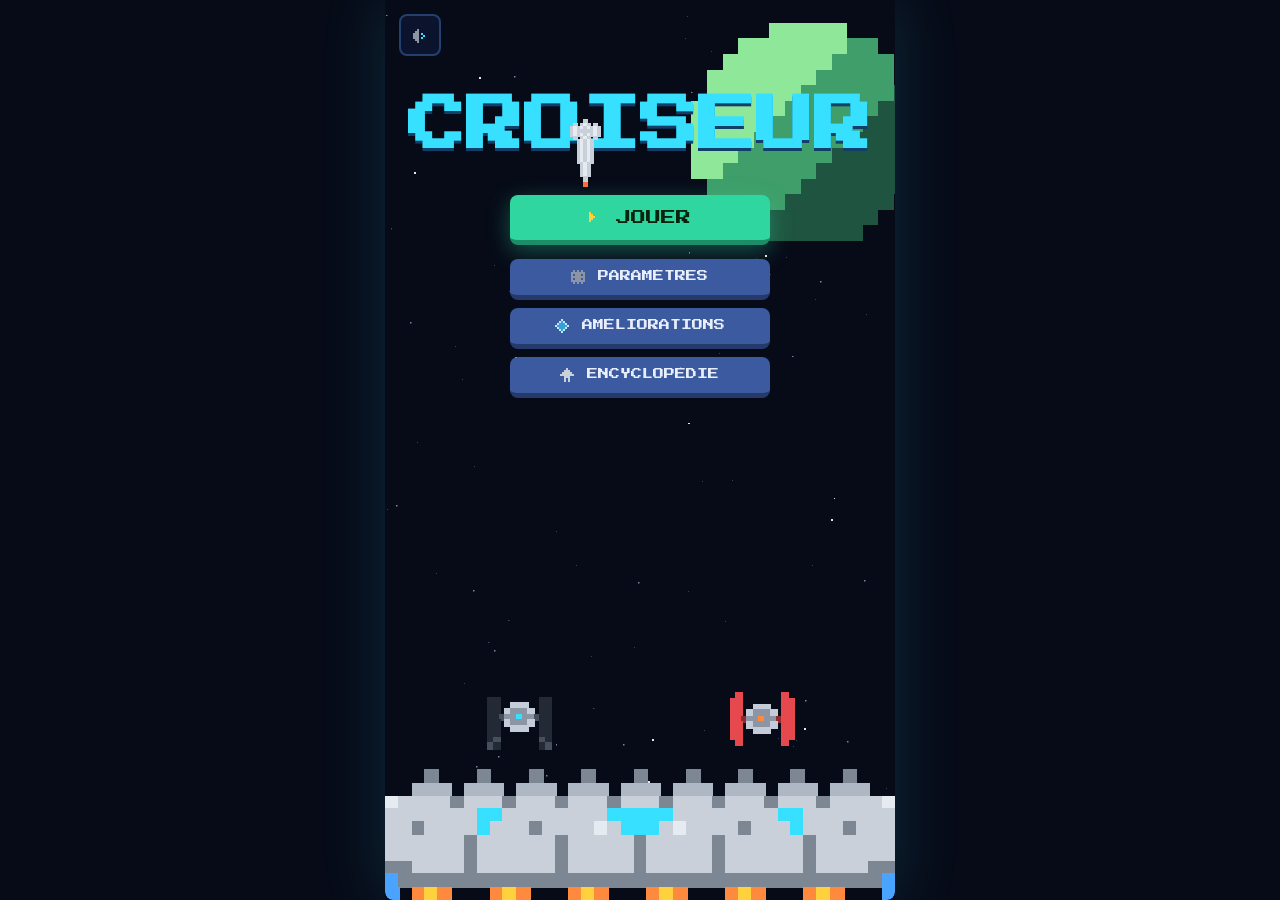
<file: index.html>
<!DOCTYPE html>
<html lang="fr">
<head>
<meta charset="UTF-8">
<meta name="viewport" content="width=device-width, initial-scale=1.0, maximum-scale=1.0, user-scalable=no">
<title>Croiseur — Bataille Spatiale</title>
<!-- Police pixel-art auto-hébergée (fonts/PressStart2P.woff2) : évite toute dépendance à un CDN
     externe (Google Fonts) qui, s'il ne charge pas — réseau lent, bloqueur, hors-ligne — faisait
     retomber tout le jeu sur la police monospace système, perdant le rendu pixel-art voulu. -->
<style>
  @font-face{ font-family:'Press Start 2P'; font-style:normal; font-weight:400; font-display:swap;
    src:url('fonts/PressStart2P.woff2') format('woff2'); }
</style>
<!-- PWA -->
<link rel="manifest" href="manifest.webmanifest">
<meta name="theme-color" content="#070b18">
<meta name="mobile-web-app-capable" content="yes">
<meta name="apple-mobile-web-app-capable" content="yes">
<meta name="apple-mobile-web-app-status-bar-style" content="black-translucent">
<meta name="apple-mobile-web-app-title" content="Croiseur">
<link rel="apple-touch-icon" href="icon-192.png">
<link rel="icon" id="favicon" href="icon-192.png">
<!-- Variables CSS partagées (couleurs, police, échelle typographique) : voir theme.css,
     chargé aussi par design-system.html pour ne jamais les dupliquer à la main. -->
<link rel="stylesheet" href="theme.css">
<style>
  *{box-sizing:border-box; -webkit-tap-highlight-color:transparent;}
  html,body{margin:0;height:100%;height:100dvh;background:var(--espace);overflow:hidden;}
  body{display:flex;align-items:center;justify-content:center;font-family:var(--pixel);color:var(--texte);touch-action:none;}
  #wrap{width:100%;height:100%;display:flex;align-items:center;justify-content:center;background:var(--espace);}
  #scene{position:relative;box-shadow:0 0 60px rgba(55,224,255,.15);container-type:inline-size;}
  #jeu{display:block;width:100%;height:100%;image-rendering:pixelated;image-rendering:crisp-edges;background:#070b18;border-radius:var(--radius-md);}
  canvas{image-rendering:pixelated;image-rendering:crisp-edges;}
  /* illustration d'accueil : ciel étoilé animé plein écran, derrière le titre et les boutons.
     Un z-index négatif se peindrait sous le fond opaque de #accueil lui-même (piège classique) :
     le canvas reste donc à un stack level normal, et c'est .accueil-contenu qui passe devant. */
  #illus{position:absolute;inset:0;width:100%;height:100%;image-rendering:pixelated;
    background:#070b18;border-radius:var(--radius-md);}
  /* calque distinct, au-dessus du titre/boutons (z-index 2 > .accueil-contenu) : seule l'onde
     de choc de l'explosion (voir dessinerIllustration()) y est dessinée, sur fond transparent —
     tout le reste de l'illustration (étoiles, vaisseaux, laser) reste sur #illus, derrière. */
  #illusImpact{position:absolute;inset:0;width:100%;height:100%;image-rendering:pixelated;
    z-index:2;pointer-events:none;}
  .accueil-contenu{position:relative;z-index:1;display:flex;flex-direction:column;align-items:center;gap:14px;}
  /* overflow-y:auto : filet de sécurité si le contenu d'un écran dépasse la hauteur dispo (petit
     téléphone, liste longue) — le défilement reste CONTENU dans le cadre du jeu plutôt que de
     pousser la page entière (ce qui faisait défiler la barre d'adresse du navigateur avec elle et
     coupait le haut/bas du contenu, cf. écran de fin trop chargé avant découpage en pages).
     "safe center" (pas juste "center") : un flexbox centré dont le contenu déborde pousse la
     moitié du débordement HORS de la zone défilable côté haut (piège classique centrage+overflow
     — le scrollTop restait à 0 alors que le haut du contenu, lui, était rendu au-dessus, donc
     inaccessible en scrollant). "safe" retombe sur un alignement au début dès que ça déborde,
     pour que tout le contenu reste atteignable en défilant. */
  .ecran{position:absolute;inset:0;display:flex;flex-direction:column;align-items:center;justify-content:safe center;
         gap:var(--space-md);padding:var(--space-lg);text-align:center;background:rgba(7,11,24,.87);backdrop-filter:blur(2px);border-radius:var(--radius-md);overflow-y:auto;}
  /* L'accueil n'est pas une pause sur la partie en cours : il ne doit jamais laisser voir le
     canvas de jeu (étoiles/vaisseaux animés en fond) à travers — fond opaque, sans flou.
     Titre + menu remontés (justify-content:flex-start + un padding-top mesuré) plutôt que
     centrés verticalement : ça laisse plus de champ libre en bas de l'écran pour l'illustration
     (croiseur + alliés + chasseurs abattus), qui se sentait à l'étroit collée juste sous les
     boutons quand tout le bloc était centré. */
  #accueil{background:var(--espace);backdrop-filter:none;justify-content:flex-start;padding-top:8vh;}
  /* Comme l'accueil : la partie est bel et bien terminée derrière (croiseur détruit ou vague
     gagnée), plus la peine de laisser deviner la scène de jeu figée à travers le flou — fond
     opaque, sans flou, sinon le dernier décor de combat (ennemis, obstacles…) fantômait
     derrière le texte du bilan. */
  /* La carrousel de fin gère lui-même son défilement interne (.fin-body) : l'écran ne doit
     pas aussi défiler en plus, sinon deux barres de scroll imbriquées se disputent le geste. */
  #fin{background:var(--espace);backdrop-filter:none;overflow-y:hidden;align-items:stretch;justify-content:flex-start;}
  .cache{display:none;}
  h1{font-size:var(--fs-titre);line-height:var(--lh-normal);margin:0;color:#37e0ff;text-shadow:0 3px 0 #10406a;}
  /* écrans de conclusion (défaite du croiseur, fin de combat/mission) : titre bien plus gros que
     les autres écrans. Marge basse de sécurité : même rétréci pour tenir sur une ligne (voir
     ui.js:ajusterTitreModale), un titre encore trop long sur un petit écran peut retomber sur
     2 lignes — sans cette marge il venait alors chevaucher le texte juste en dessous. */
  #fin h1, #mission h1{font-size:var(--fs-display);text-shadow:0 3px 0 #10406a;text-align:center;width:100%;margin-bottom:var(--space-sm);}
  /* titre de l'accueil : occupe toute la largeur de l'écran (moins les marges), le plus gros
     texte du jeu — dimensionné sur la largeur (vw) plutôt que min(largeur,hauteur) comme les
     autres titres, puisque c'est justement la largeur qu'on veut remplir. */
  /* dimensionné sur la largeur de #scene (container query), pas celle de la fenêtre : sur les
     écrans où #scene est plus étroit que le viewport (mise en lettrebox), un simple "vw" faisait
     déborder le titre hors de l'écran puisqu'il ne connaît pas la largeur réellement disponible.
     Le premier réglage (vmin) sert de repli pour les navigateurs sans container queries. */
  #accueil h1{font-size:clamp(28px,9vmin,48px);max-width:100%;white-space:nowrap;text-align:center;width:100%;margin:var(--space-sm) 0;}
  @container (min-width:1px){ #accueil h1{font-size:clamp(28px,13cqw,72px);} }
  /* secousse du titre au moment où l'ennemi de l'illustration d'accueil explose à sa hauteur
     (voir déclencherSecousseTitre() dans render.js) — courte et amortie, jamais assez forte
     pour faire déborder le titre de sa boîte (déjà réduit au pixel près par
     ajusterTitreAccueil() dans main.js). */
  #accueil h1.secousse{animation:secousseTitre .4s ease-out;}
  @keyframes secousseTitre{
    0%{transform:translate(0,0);} 15%{transform:translate(-3px,2px);} 30%{transform:translate(3px,-2px);}
    45%{transform:translate(-2px,1px);} 60%{transform:translate(2px,-1px);} 75%{transform:translate(-1px,1px);}
    100%{transform:translate(0,0);}
  }
  /* brillance dorée périodique du titre (voir déclencherBrillanceTitre() dans render.js) : un
     effet "vivant" et occasionnel plutôt qu'un titre figé — le cyan de base cède un instant la
     place à une teinte or avec halo, puis revient. */
  #accueil h1.brille{animation:brillanceTitre 1.6s ease-in-out;}
  @keyframes brillanceTitre{
    0%,100%{color:#37e0ff;text-shadow:0 3px 0 #10406a;}
    50%{color:#ffd23d;text-shadow:0 3px 0 #10406a,0 0 14px rgba(255,210,61,.85),0 0 30px rgba(255,210,61,.5);}
  }
  .sous{font-size:var(--fs-souligne);line-height:var(--lh-loose);opacity:.92;max-width:36ch;}
  .score-fin{font-size:clamp(11px,3.2vmin,18px);color:#ffd23d;}
  /* Écran de fin découpé en pages successives (résultat / bilan / récompenses) : trop
     d'informations d'un coup (stats, succès, encyclopédie, cristaux…) sur un seul écran
     débordait largement de la hauteur dispo sur mobile, poussait toute la page (barre
     d'adresse comprise) et pouvait couper une ligne de score en plein milieu. Chaque page
     tient seule sur un écran, jamais coupée, avec un "Suivant" jusqu'aux boutons d'action
     sur la dernière.
     Chaque page = un corps défilant (.fin-body, contenu variable selon la page) + un pied fixe
     (.fin-footer, TOUJOURS la même paire de composants dans le même ordre : points de
     progression puis 1-2 boutons de nav) ancré en bas d'écran par le flex — les points et
     boutons de navigation restent ainsi à la même hauteur sur les 3 pages, peu importe la
     quantité de contenu au-dessus (voir aussi design-system.html § Écran de fin). Les actions
     secondaires propres à la page 3 (Améliorations/Accueil) vivent dans .fin-body, pas dans le
     pied — seule l'action principale (Rejouer) y prend la place de "Suivant". */
  .fin-page{display:flex;flex-direction:column;align-items:center;width:100%;flex:1 1 auto;min-height:0;}
  .fin-page.cache{display:none;}
  .fin-body{flex:1 1 auto;min-height:0;overflow-y:auto;display:flex;flex-direction:column;align-items:center;
    gap:var(--space-md);width:100%;justify-content:safe center;}
  .fin-footer{flex:0 0 auto;display:flex;flex-direction:column;align-items:center;gap:var(--space-sm);width:100%;padding-top:var(--space-md);}
  /* Vignettes de découvertes récentes (page 3) : seul élément vraiment susceptible de
     déborder (nombre de rencontres variable d'une partie à l'autre) — hauteur plafonnée et
     défilement propre à CE bloc, pour que le titre/cristaux/boutons au-dessus et en dessous
     restent visibles sans avoir à parcourir toute la page. */
  .fin-dec-cards{max-height:30vh;overflow-y:auto;padding:2px 2px 2px 0;margin-top:6px;}
  .fin-dec-cards::-webkit-scrollbar{width:6px;}
  .fin-dec-cards::-webkit-scrollbar-track{background:transparent;}
  .fin-dec-cards::-webkit-scrollbar-thumb{background:#3b5aa0;border-radius:3px;}
  .fin-dec-cards{scrollbar-width:thin;scrollbar-color:#3b5aa0 transparent;}
  .fin-souscran{font-family:var(--pixel);color:#37e0ff;font-size:var(--fs-modale);margin:0;text-shadow:0 2px 0 #10406a;}
  /* Timeline à 3 points reliés (étape atteinte = claire, à venir = sombre) plutôt qu'un
     compteur "1 / 3" — se lit d'un coup d'œil et affiche la progression, pas juste un rang. */
  .fin-dots{display:flex;align-items:center;gap:0;}
  .fin-dot{width:10px;height:10px;border-radius:50%;background:#243048;border:2px solid #3b5aa0;}
  .fin-dot.on{background:#37e0ff;border-color:#37e0ff;}
  .fin-line{width:26px;height:2px;background:#3b5aa0;}
  .fin-line.on{background:#37e0ff;}
  /* Précédent (flèche seule) + Suivant sur la même ligne : Précédent réutilise l'icône "play"
     (triangle plein) retournée plutôt que d'inventer un nouveau sprite pixel-art. */
  .fin-nav{display:flex;gap:var(--space-sm);align-items:center;justify-content:center;}
  /* Précédent reste étroit (juste la flèche) mais partage la même hauteur que Suivant
     (padding vertical 15px, comme le bouton primaire) — seule la largeur diffère. */
  .fin-nav button.jouer.fin-prev{padding:15px 16px;}
  .ico-flip{display:inline-flex;transform:scaleX(-1);}
  button.jouer{font-family:var(--pixel);font-size:clamp(10px,3vmin,15px);color:#07240f;background:#2fd6a0;
    border:none;border-bottom:5px solid #1c8d67;padding:15px 24px;border-radius:var(--radius-md);cursor:pointer;box-shadow:0 6px 22px rgba(47,214,160,.35);
    display:inline-flex;align-items:center;justify-content:center;gap:8px;}
  button.jouer:active{transform:translateY(3px);border-bottom-width:2px;}
  button.jouer:disabled{opacity:.5;cursor:default;}
  /* Jouer/Continuer : les deux boutons principaux de l'accueil partagent toujours la même
     largeur (le mot le plus long ne doit pas rendre l'un plus large que l'autre). */
  #btnJouer,#btnReprendre{width:min(78vw,260px);}
  /* RÈGLE : dès qu'une modale/écran affiche plusieurs boutons .jouer empilés (Pause,
     Paramètres, Comment jouer, accueil…), les envelopper dans .menu-vertical — jamais une
     rangée/colonne à largeurs ad hoc dépendant du texte (sinon bords en dents de scie, cf.
     Paramètres avant ce correctif). Même largeur partout dans le jeu : min(78vw,260px),
     comme Jouer/Reprendre sur l'accueil. */
  .menu-vertical{display:flex;flex-direction:column;gap:var(--space-sm);align-items:center;}
  .menu-vertical button.jouer{width:min(78vw,260px);}
  /* bouton secondaire (design system) : actions moins prioritaires qu'un bouton primaire (Jouer/Reprendre) */
  button.jouer.secondaire{font-size:var(--fs-corps);color:var(--texte);background:#3b5aa0;
    border-bottom-color:#25396b;padding:11px 18px;box-shadow:none;}
  /* bouton d'action destructive (ex: effacer la progression) */
  button.jouer.danger{background:#5a2030;border-bottom-color:#3a1420;color:#ff9a9a;font-size:var(--fs-petit);padding:10px 16px;box-shadow:none;}
  /* Posés dans le coin haut-gauche du cadre HUD dessiné sur le canvas (voir dessinerCadreHUD()
     dans render.js). Marge du haut en --space-md : le cadre HUD lui-même commence à fy=8
     (--space-sm) depuis le haut du canvas, --space-md donne un peu d'air pour que les boutons
     paraissent posés dedans plutôt que collés à son bord. Marge gauche en --space-md aussi
     (PAS --space-sm comme avant) : le cadre commence à state.GX=14 (--space-md) depuis la
     gauche, une marge gauche en --space-sm (8, donc plus petite) faisait mordre le bouton son
     sur l'angle arrondi du cadre au lieu d'être aligné avec son bord. */
  .coin{position:absolute;top:calc(env(safe-area-inset-top, 0px) + var(--space-md));z-index:5;font-family:var(--pixel);font-size:14px;background:rgba(13,21,48,.85);
    color:var(--texte);border:2px solid #24406e;border-radius:var(--radius-md);width:42px;height:42px;cursor:pointer;line-height:1;}
  #son{left:calc(env(safe-area-inset-left, 0px) + var(--space-md));}
  /* Juste après le bouton son : sa gauche + sa largeur (42px) + un espacement --space-sm. */
  #pauseBtn{left:calc(env(safe-area-inset-left, 0px) + var(--space-md) + 42px + var(--space-sm));display:none;z-index:16;}
  .coin:active{transform:scale(.94);}

  /* Infobulle */
  #tooltip{position:absolute;pointer-events:none;z-index:10;background:rgba(13,21,48,.95);border:2px solid #24406e;
    border-radius:var(--radius-md);padding:8px 12px;font-size:9px;font-family:var(--pixel);color:#e8eefc;opacity:0;transition:opacity .15s;
    max-width:180px;line-height:var(--lh-normal);}
  #tooltip.visible{opacity:1;}
  /* Nom de nœud de carte avec icône : le libellé peut passer sur 2 lignes ("Assaut
     planétaire") — flex + align-items:flex-start ("bullet point") plutôt qu'une icône inline
     (vertical-align ne s'aligne que sur la 1ère ligne, l'icône se retrouvait isolée en haut à
     gauche dès que le texte repassait à la ligne). Distinct de .ico-slot (boutons/titres),
     réservé aux libellés qui tiennent toujours sur une seule ligne. */
  #tooltip .tt-name{color:#ffd23d;font-size:10px;margin-bottom:4px;display:flex;align-items:flex-start;gap:5px;text-align:left;}
  #tooltip .tt-name .pixel-ico{flex:none;margin-top:1px;}
  #tooltip .tt-hp{color:#e5484d;}
  #tooltip .tt-dmg{color:#ff8a3d;}
  #tooltip .tt-spd{color:#37e0ff;}

  /* Historique */
  #log{position:absolute;top:28px;right:10px;z-index:5;width:160px;max-height:140px;overflow:hidden;
    font-size:7px;font-family:var(--pixel);color:#9fb0d8;text-align:right;line-height:var(--lh-normal);pointer-events:none;}
  #log .log-entry{opacity:0;animation:fadein .3s forwards;margin-bottom:2px;}
  @keyframes fadein{to{opacity:1;}}
  #log .log-red{color:#e5484d;} #log .log-grn{color:#2fd6a0;} #log .log-ylw{color:#ffd23d;}

  /* Pause overlay (menu) — SOUS les modales (.modal, 14) : toute fenêtre ouverte DEPUIS la
     pause (Options, Encyclopédie, Améliorations…) doit rester visible par-dessus elle, sinon
     la pause reste affichée au premier plan et masque le contenu qu'on vient d'ouvrir. Le cas
     inverse (pause déclenchée PENDANT un écran de choix déjà ouvert, ex. construction d'un
     vaisseau) est géré autrement : togglePause() ferme alors ce choix au lieu de laisser deux
     calques se disputer le premier plan par z-index. */
  #pause{position:absolute;inset:0;z-index:8;display:flex;flex-direction:column;align-items:center;justify-content:center;
    background:rgba(7,11,24,.78);backdrop-filter:blur(3px);border-radius:var(--radius-md);pointer-events:none;opacity:0;transition:opacity .2s;}
  #pause.visible{opacity:1;pointer-events:auto;}
  #pause h2{color:#ffd23d;font-size:var(--fs-modale);margin:0 0 8px;display:flex;align-items:center;justify-content:center;gap:6px;}
  #pause p{font-size:var(--fs-petit);color:#9fb0d8;line-height:var(--lh-loose);margin:6px 0 0;}

  /* Toasts (notifications temporaires) — même épaisseur de cadre (2px) et mêmes crans
     d'espacement/typo que le reste du jeu ; avant : cadre 3px, padding et taille de police
     en dur, aucun des deux sur l'échelle commune.
     Position : sous le cadre HUD (haut d'écran), pas collé au bas — la console du croiseur
     et ses boutons d'action y sont désormais denses, un toast posé par-dessus s'y noyait
     visuellement (bordure fine, texte terne, à peine visible sur un fond déjà chargé).
     Couleur : chaque variante teinte aussi le texte (pas seulement la bordure) pour
     ressortir davantage — même logique que "Or", généralisée à toutes les variantes,
     y compris "Neutre" qui reprend le cyan d'accent du jeu plutôt qu'un blanc terne.
     Contour de texte (--stroke, theme.css) + fond plus opaque + bordure/ombre portée
     renforcées : en combat, un toast se pose souvent par-dessus la grille (étoiles,
     lasers, explosions) où le fond translucide seul le rendait trop discret. */
  #toast{position:absolute;left:50%;top:118px;transform:translateX(-50%);z-index:15;display:flex;flex-direction:column;
    align-items:center;gap:var(--space-sm);pointer-events:none;width:max-content;max-width:88%;}
  .toast{font-family:var(--pixel);font-size:var(--fs-corps);line-height:var(--lh-normal);color:#bfeeff;background:#0d1530;
    text-shadow:var(--stroke);
    border:2px solid #37e0ff;border-radius:var(--radius-md);padding:var(--space-sm) var(--space-md);text-align:center;opacity:0;transform:translateY(-10px);
    transition:opacity .25s,transform .25s;box-shadow:0 0 0 1px rgba(55,224,255,.4),0 6px 18px rgba(0,0,0,.7);
    display:flex;align-items:center;gap:6px;}
  /* icône + texte en flex (comme .modal h2) : l'espacement vient du gap, pas de la marge par
     défaut de .ico-slot (pensée pour un flux de texte inline, pas une rangée flex). */
  .toast .ico-slot{margin-right:0;}
  .toast.show{opacity:1;transform:translateY(0);}
  /* Fond légèrement teinté de la couleur de la variante (pas seulement la bordure) : un cadre
     coloré se distingue davantage d'un coup d'œil qu'une simple bordure sur un fond resté
     identique pour toutes les variantes. */
  .toast.t-ok{background:#0d2420;border-color:#2fd6a0;color:#baffe0;box-shadow:0 0 0 1px rgba(47,214,160,.4),0 6px 18px rgba(0,0,0,.7);}
  .toast.t-warn{background:#241d0d;border-color:#ffb347;color:#ffdcae;box-shadow:0 0 0 1px rgba(255,179,71,.4),0 6px 18px rgba(0,0,0,.7);}
  .toast.t-bad{background:#241014;border-color:#e5484d;color:#ffb8ba;box-shadow:0 0 0 1px rgba(229,72,77,.4),0 6px 18px rgba(0,0,0,.7);}
  .toast.t-gold{background:#241c05;border-color:#ffd23d;color:#ffd23d;box-shadow:0 0 0 1px rgba(255,210,61,.4),0 6px 18px rgba(0,0,0,.7);}

  /* Achievements popup */
  #achieve{position:absolute;top:50%;left:50%;transform:translate(-50%,-50%) scale(.8);z-index:12;
    background:rgba(13,21,48,.95);border:2px solid #ffd23d;border-radius:var(--radius-lg);padding:14px 20px;
    font-size:9px;font-family:var(--pixel);color:#ffd23d;line-height:var(--lh-normal);text-align:center;opacity:0;pointer-events:none;transition:all .3s;}
  #achieve.visible{opacity:1;transform:translate(-50%,-50%) scale(1);}
  #achieve .ach-title{color:#37e0ff;font-size:11px;margin-bottom:6px;}

  /* Bannière de début d'étape (combat / élite / boss) : carte compacte, pas pleine largeur,
     avec un léger effet de zoom à l'apparition ("wow effect") — les particules/explosions
     déclenchées en même temps (voir map.js) se jouent sur le canvas, derrière la carte.
     top:30% n'est qu'un repli avant le premier calcul JS (voir ui.js:ouvrirEtapeBanner, qui
     centre précisément sur la grille — state.GY à state.GRID_BAS — à chaque ouverture). */
  #etapeBanner{position:absolute;left:50%;top:30%;transform:translate(-50%,-50%) scale(.75);z-index:13;
    background:rgba(9,14,28,.9);border:3px solid #ffd23d;border-radius:var(--radius-xl);padding:20px 28px;
    max-width:82%;text-align:center;opacity:0;pointer-events:none;box-shadow:0 0 44px rgba(255,210,61,.45);
    transition:opacity .3s ease-out,transform .45s cubic-bezier(.22,1.4,.4,1);}
  #etapeBanner.visible{opacity:1;transform:translate(-50%,-50%) scale(1);}
  #etapeBanner h1{font-size:var(--fs-display);margin:0;color:#ffd23d;text-shadow:0 3px 0 #6a4a10;}
  #etapeBanner .sous-titre{font-family:var(--pixel);font-size:var(--fs-souligne);color:#7fd0b0;margin-top:10px;}
  #etapeBanner .secteur-info{font-family:var(--pixel);font-size:var(--fs-petit);color:#9fb0d8;margin-top:4px;}

  /* Highscore table on game over */
  #highscores{margin-top:8px;font-size:8px;color:#9fb0d8;}
  #highscores td{padding:2px 8px;text-align:center;}
  #highscores .hs-new{color:#ffd23d;}

  /* Fenêtres de choix (améliorations / vaisseaux) */
  .modal{position:absolute;inset:0;z-index:14;display:none;flex-direction:column;align-items:center;justify-content:center;
    background:rgba(7,11,24,.9);backdrop-filter:blur(3px);padding:16px;text-align:center;}
  .modal.visible{display:flex;}
  .modal h2{font-family:var(--pixel);color:#37e0ff;font-size:var(--fs-modale);margin:0 0 6px;text-shadow:0 2px 0 #10406a;line-height:var(--lh-normal);text-align:center;width:100%;
    display:flex;align-items:center;justify-content:center;gap:6px;}
  /* h2 en flex (icône + texte) : l'espacement vient du gap, pas de la marge de l'icône */
  .modal h2 .ico-slot,#pause h2 .ico-slot,.submodal h2 .ico-slot{margin-right:0;}
  .modal .hint{font-family:var(--pixel);font-size:var(--fs-petit);color:#9fb0d8;line-height:var(--lh-normal);margin-bottom:14px;}
  /* Surmodale : résultat d'un événement/bonus de planète (voir ui.js:ouvrirResultat()), affichée
     PAR-DESSUS la page de choix (.modal) encore ouverte derrière plutôt que de la remplacer par
     une nouvelle page — contrairement à .modal (plein écran, une "page"), sa boîte est
     dimensionnée à son contenu (max-width, cadre) et son fond n'assombrit qu'un peu plus la page
     du dessous, qui reste visible/devinable tout autour. Même échelle de z-index que .modal
     (14) + 1 cran pour être certaine de rester au-dessus quel que soit l'ordre dans le DOM. */
  .submodal{position:absolute;inset:0;z-index:15;display:none;align-items:center;justify-content:center;
    background:rgba(7,11,24,.55);padding:16px;}
  .submodal.visible{display:flex;}
  .submodal h2{font-family:var(--pixel);color:#37e0ff;font-size:var(--fs-modale);margin:0 0 6px;text-shadow:0 2px 0 #10406a;
    line-height:var(--lh-normal);display:flex;align-items:center;justify-content:center;gap:6px;}
  .submodal .hint{font-family:var(--pixel);font-size:var(--fs-petit);color:#9fb0d8;line-height:var(--lh-normal);margin:0;}
  .submodal .boite{background:rgba(13,21,48,.97);border:2px solid #2f4a86;border-radius:var(--radius-lg);
    padding:var(--space-lg) var(--space-md);max-width:300px;text-align:center;box-shadow:0 8px 30px rgba(0,0,0,.6);}
  /* Réglage de volume (Paramètres) : icône + libellé + curseur, un par bus (musique/effets).
     accent-color reprend le cyan d'accent du jeu, cohérent avec les autres composants. */
  .volume-bloc{display:flex;flex-direction:column;gap:10px;width:100%;max-width:260px;margin-bottom:var(--space-md);}
  .volume-row{display:flex;align-items:center;gap:8px;font-family:var(--pixel);font-size:var(--fs-petit);color:var(--texte);}
  .volume-row span:nth-child(2){min-width:52px;text-align:left;}
  .volume-row input[type=range]{flex:1;accent-color:#37e0ff;height:14px;}
  .cards{display:flex;gap:10px;flex-wrap:wrap;justify-content:center;max-width:100%;}
  .card{font-family:var(--pixel);width:118px;min-height:132px;background:#111a30;border:2px solid #2f4a86;border-radius:var(--radius-lg);
    padding:12px 8px;cursor:pointer;color:#e8eefc;display:flex;flex-direction:column;align-items:center;justify-content:center;gap:8px;}
  .card:hover{border-color:#ffd23d;background:#16233f;}
  .card:active{transform:translateY(2px);}
  .card .emo{font-size:26px;line-height:1;}
  .card .nom{font-size:var(--fs-corps);color:#ffd23d;line-height:var(--lh-tight);}
  .card .desc{font-size:var(--fs-petit);color:#9fb0d8;line-height:var(--lh-normal);}
  /* Nombre de tours nécessaires avant la sortie du hangar (carte de construction d'un
     vaisseau) : mis en valeur à part du reste de la description (cadre + couleur dédiés),
     information décisive pour le choix plutôt qu'une mention noyée dans le texte. */
  .card-tours{font-size:var(--fs-petit);color:#ffd23d;border:1px solid #ffd23d;border-radius:var(--radius-sm);padding:1px 6px;margin-top:2px;
    box-sizing:border-box;max-width:100%;text-align:center;}
  .card canvas{image-rendering:pixelated;border-radius:var(--radius-sm);}
  /* Difficulté : toujours les 3 cartes sur une seule ligne (jamais 2+1 qui déséquilibre la
     modale) — largeur flexible plutôt que fixe, le texte se réenroule si l'écran est étroit. */
  #difficulteCards{flex-wrap:nowrap;gap:6px;}
  #difficulteCards .card{width:auto;flex:1 1 0;min-width:0;min-height:auto;padding:10px 5px;}
  #difficulteCards .card .desc{line-height:var(--lh-normal);}

  /* Guide (bestiaire) : modale scrollable, sections avec petites cartes de rappel */
  #guide{justify-content:flex-start;padding-top:10vh;}
  .guide-scroll{overflow-y:auto;max-height:70vh;width:100%;max-width:420px;padding:4px 4px 8px;}
  .guide-section{margin-bottom:16px;}
  .guide-section h3{font-family:var(--pixel);color:#ffd23d;font-size:var(--fs-corps);margin:0 0 8px;text-align:left;}
  .guide-section .cards{justify-content:flex-start;gap:8px;}
  .guide-card{font-family:var(--pixel);width:84px;min-height:96px;background:#111a30;border:2px solid #2f4a86;
    border-radius:var(--radius-md);padding:8px 6px;color:#e8eefc;display:flex;flex-direction:column;align-items:center;justify-content:center;gap:5px;}
  /* Certains sprites (boss surtout, ~3 cases de large) sont bien plus grands que les vaisseaux
     alliés/ennemis standards : sans limite, ils débordaient de la petite carte de rappel. Réduit
     à l'échelle (image-rendering:pixelated conserve le rendu net), aspect ratio préservé —
     uniquement sur cette vignette : le clic ouvre le détail (ouvrirGuideDetail) qui redessine le
     sprite complet, non rogné, à sa propre échelle. */
  .guide-card canvas{image-rendering:pixelated;max-width:60px;max-height:60px;width:auto;height:auto;}
  .guide-card .nom{font-size:var(--fs-petit);color:#ffd23d;line-height:var(--lh-tight);}
  .guide-card .desc{font-size:var(--fs-petit);color:#9fb0d8;line-height:var(--lh-normal);}
  .guide-card.verrouille{opacity:.45;border-style:dashed;}
  .guide-card.verrouille .nom{color:#8fa0c8;}
  .guide-card:not(.verrouille){cursor:pointer;}
  .guide-card:not(.verrouille):active{transform:translateY(1px);}
  /* Vignettes non cliquables de l'écran de fin (récap "Encyclopédie découverte") : même rendu
     que .guide-card, en un peu plus petit (beaucoup de cartes possibles d'un coup), sans le
     curseur "cliquable" ni l'effet d'appui puisqu'il n'y a rien à cliquer ici — le détail
     complet reste dans l'Encyclopédie elle-même. */
  .guide-card.guide-card-mini{width:60px;min-height:70px;padding:6px 4px;cursor:default;}
  .guide-card.guide-card-mini:active{transform:none;}
  .guide-card-mini canvas{max-width:40px;max-height:40px;}
  .guide-card-mini .nom{font-size:6px;}
  .fin-dec-header{font-family:var(--pixel);font-size:var(--fs-petit);color:#9fb0d8;margin-bottom:2px;}
  .rarete{font-size:var(--fs-petit);border:1px solid;border-radius:var(--radius-sm);padding:1px 5px;margin-top:2px;}
  #guideDetail .nom{font-size:11px;color:#ffd23d;}
  #guideDetail .desc{font-size:var(--fs-petit);color:#9fb0d8;line-height:var(--lh-normal);}
  .guide-stats{font-size:var(--fs-petit);color:#cbd6f0;border-top:1px solid #24406e;padding-top:8px;display:flex;flex-direction:column;gap:5px;}
  .guide-stats div{display:flex;justify-content:space-between;gap:14px;}
  .guide-stats span:first-child{color:#7fd0b0;}

  /* Récap de fin d'étape (#mission) : réutilise .guide-stats pour les lignes de bonus
     (même composant que les stats de l'encyclopédie), révélées une à une (petit effet
     "wow" cohérent avec le reste du jeu) puis un score qui se décompte jusqu'au total. */
  #missionRecap{border-top:none;}
  #missionRecap:not(:empty){border-top:1px solid #24406e;}
  #missionRecap > div{opacity:0;transform:translateY(6px);transition:opacity .3s,transform .3s;}
  #missionRecap > div.visible{opacity:1;transform:translateY(0);}
  #missionRecap .recap-plus{color:#2fd6a0;}
  .mission-score{font-family:var(--pixel);font-size:var(--fs-titre);color:#ffd23d;margin-top:12px;text-shadow:0 2px 0 #6a4a10;}
  .mission-score.pop{animation:missionScorePop .35s ease-out;}
  @keyframes missionScorePop{0%{transform:scale(1);}45%{transform:scale(1.25);}100%{transform:scale(1);}}

  /* icônes pixel-art (remplacent les emoji) */
  .ico-slot{display:inline-flex;vertical-align:-4px;margin-right:5px;}
  .ico-slot canvas,.pixel-ico{image-rendering:pixelated;vertical-align:middle;}
  #son .ico-slot,#pauseBtn .ico-slot{margin-right:0;vertical-align:-2px;}
  .card .emo canvas{image-rendering:pixelated;}
  #achieve .ach-title{display:flex;align-items:center;justify-content:center;}

  /* Tutoriel guidé */
  #tutoHalo{position:absolute;pointer-events:none;z-index:11;border:3px solid #ffd23d;border-radius:50%;
    box-shadow:0 0 14px rgba(255,210,61,.8);opacity:0;transition:opacity .2s;transform:translate(-50%,-50%);}
  #tutoHalo.visible{opacity:1;animation:tutoPulse 1s ease-in-out infinite;}
  #tutoHalo.rect{border-radius:var(--radius-lg);}
  @keyframes tutoPulse{0%,100%{box-shadow:0 0 8px rgba(255,210,61,.6);}50%{box-shadow:0 0 20px rgba(255,210,61,1);}}
  #tutoBar{position:absolute;z-index:13;background:rgba(13,21,48,.95);width:min(280px,84%);
    border:2px solid #ffd23d;border-radius:var(--radius-md);padding:8px 12px;display:none;flex-direction:column;gap:6px;align-items:center;text-align:center;pointer-events:none;}
  #tutoBar.visible{display:flex;}
  #tutoBar p{font-family:var(--pixel);font-size:8px;color:#e8eefc;line-height:var(--lh-normal);margin:0;}
  #tutoSkip{font-family:var(--pixel);font-size:7px;color:#9fb0d8;background:none;border:none;text-decoration:underline;cursor:pointer;padding:12px;margin:-8px;pointer-events:auto;}
  #tutoLine{position:absolute;z-index:12;height:2px;background:rgba(255,210,61,.85);box-shadow:0 0 6px rgba(255,210,61,.6);
    transform-origin:0 50%;pointer-events:none;opacity:0;transition:opacity .2s;}
  #tutoLine.visible{opacity:1;}
</style>
</head>
<body>
<div id="wrap">
  <div id="scene">
    <canvas id="jeu" width="490" height="900"></canvas>
    <button id="son" class="coin" title="Son on/off"><span class="ico-slot" data-ico="son_on"></span></button>
    <button id="pauseBtn" class="coin" title="Pause"><span class="ico-slot" data-ico="pause"></span></button>
    <div id="tooltip"></div>
    <div id="log"></div>
    <div id="tutoHalo"></div>
    <div id="tutoLine"></div>
    <div id="tutoBar"><p id="tutoTexte"></p><button id="tutoSkip" data-i18n="tuto_passer">Passer le tutoriel</button></div>
    <div id="pause" class="menu-vertical"><h2><span class="ico-slot" data-ico="pause"></span>PAUSE</h2>
      <button class="jouer" id="btnPauseReprendre"><span class="ico-slot" data-ico="play"></span><span data-i18n="pause_continuer">Continuer</span></button>
      <button class="jouer secondaire" id="btnPauseOptions"><span class="ico-slot" data-ico="engrenage"></span><span data-i18n="pause_options">Options</span></button>
      <button class="jouer secondaire" id="btnPauseGuide"><span class="ico-slot" data-ico="chapeau"></span><span data-i18n="pause_guide">Encyclopédie</span></button>
      <button class="jouer secondaire" id="btnPauseAccueil"><span class="ico-slot" data-ico="maison"></span><span data-i18n="pause_accueil">Accueil</span></button>
      <button class="jouer danger" id="btnPauseAbandonner"><span class="ico-slot" data-ico="refuser"></span><span data-i18n="pause_abandonner">Abandonner</span></button>
      <p data-i18n="pause_hint">P = pause · Échap = annuler l'action</p></div>
    <div id="toast"></div>
    <div id="achieve"><div class="ach-title"><span class="ico-slot" data-ico="trophee"></span><span data-i18n="succes_titre">SUCCÈS</span></div><div id="achieveTxt"></div></div>
    <div id="etapeBanner"><h1 id="etapeBannerTitre"></h1><div class="sous-titre" id="etapeBannerSous"></div><div class="secteur-info" id="etapeBannerSecteur"></div></div>
    <div id="upgrade" class="modal"><h2><span class="ico-slot" data-ico="fleche_haut"></span><span data-i18n="up_titre">AMÉLIORATION</span></h2><div class="hint" data-i18n="up_hint">Choisis une amélioration pour toute la partie</div><div class="cards" id="upgradeCards"></div>
      <button class="jouer secondaire" id="btnReroll" style="display:none;margin-top:12px;"><span class="ico-slot" data-ico="de"></span><span id="rerollLabel">Reroll</span></button></div>
    <div id="build" class="modal"><h2><span class="ico-slot" data-ico="cle"></span><span data-i18n="build_titre">CHOISIS TON VAISSEAU</span></h2><div class="hint" data-i18n="build_hint">Il sortira du hangar au prochain tour · tape ailleurs pour annuler</div><div class="cards" id="buildCards"></div></div>
    <div id="event" class="modal"><h2 id="eventTitre">ÉVÉNEMENT</h2><div class="hint" id="eventDesc"></div><div class="cards" id="eventCards"></div></div>
    <div id="planeteBriefing" class="modal"><h2><span class="ico-slot" data-ico="globe"></span><span id="briefingBiomeNom">BIOME</span></h2>
      <div class="hint" id="briefingMecanique" style="max-width:300px;"></div>
      <div class="hint" id="briefingForce" style="max-width:300px;margin-top:4px;"></div>
      <div class="hint" id="briefingAlerte" style="max-width:300px;margin-top:4px;color:#ff8a3d;"></div>
      <div class="cards" id="briefingCards" style="margin-top:14px;"></div></div>
    <div id="carte" class="modal"><h2><span class="ico-slot" data-ico="carte"></span><span data-i18n="carte_titre">CHOISIS TA DESTINATION</span></h2><div class="hint" data-i18n="carte_hint">Deux planètes en vue — trace ta route</div><div class="cards" id="carteChoix"></div></div>
    <div id="difficulte" class="modal"><h2 data-i18n="diff_titre">CHOISIS LA DIFFICULTÉ</h2>
      <div class="cards" id="difficulteCards"></div>
      <button class="jouer secondaire" id="btnDiffAnnuler" style="margin-top:14px;" data-i18n="diff_annuler">Retour</button></div>
    <div id="heroChoix" class="modal"><h2 data-i18n="hero_choix_titre">CHOISIS TON HÉROS</h2>
      <div class="hint" data-i18n="hero_choix_hint">Il pilotera le Vaisseau Rouge pour cette partie.</div>
      <div class="cards" id="heroChoixCards"></div>
      <button class="jouer secondaire" id="btnHeroAleatoire" style="margin-top:14px;"><span class="ico-slot" data-ico="de"></span><span data-i18n="hero_aleatoire">ALÉATOIRE</span></button></div>
    <div id="params" class="modal"><h2><span class="ico-slot" data-ico="engrenage"></span><span data-i18n="params_titre">PARAMÈTRES</span></h2>
      <div class="volume-bloc">
        <div class="volume-row"><span class="ico-slot" data-ico="son_on"></span><span data-i18n="params_vol_musique">Musique</span><input type="range" id="volMusiqueSlider" min="0" max="100" value="80"></div>
        <div class="volume-row"><span class="ico-slot" data-ico="son_on"></span><span data-i18n="params_vol_effets">Effets</span><input type="range" id="volEffetsSlider" min="0" max="100" value="80"></div>
      </div>
      <div class="menu-vertical" style="margin-top:6px;">
      <button class="jouer secondaire" id="btnParamsInfos"><span class="ico-slot" data-ico="info"></span><span data-i18n="params_infos">Comment jouer</span></button>
      <button class="jouer secondaire" id="btnParamsLangue"><span class="ico-slot" data-ico="globe"></span><span id="langueLabel">Langue : Français</span></button>
      <button class="jouer secondaire" id="btnCheckUpdate"><span class="ico-slot" data-ico="restart"></span><span data-i18n="params_checkupdate">Vérifier les mises à jour</span></button>
      <button class="jouer danger" id="btnResetProgression" data-i18n="meta_reset">Effacer toute la progression</button>
      <button class="jouer secondaire" id="btnParamsFermer" data-i18n="params_fermer">Fermer</button>
      <div class="hint" id="paramsVersion" style="margin-top:2px;opacity:.7;"></div>
      <a href="design-system.html" target="_blank" rel="noopener" style="font-family:var(--pixel);font-size:6px;color:#4a5a86;text-decoration:underline;margin-top:2px;">Design system</a>
      </div></div>
    <div id="info" class="modal"><h2><span class="ico-slot" data-ico="info"></span><span data-i18n="info_titre">COMMENT JOUER</span></h2>
      <div class="hint" data-i18n-html="info_body" style="max-width:340px;text-align:left;line-height:var(--lh-loose);"></div>
      <div class="hint" id="infoStats" style="margin-top:10px;color:#8fd0ff;"></div>
      <div class="menu-vertical" style="margin-top:14px;">
      <button class="jouer" id="btnFermerInfo" data-i18n="info_fermer">Fermer</button>
      <button class="jouer secondaire" id="btnRelancerTuto"><span class="ico-slot" data-ico="chapeau"></span><span data-i18n="info_revoir_tuto">Revoir le tutoriel</span></button>
      </div></div>
    <div id="mission" class="modal"><h1 id="missionTitre" style="color:#37e0ff">ZONE SÉCURISÉE</h1>
      <div class="hint" id="missionObjectif" style="margin-bottom:0;"></div>
      <div class="guide-stats" id="missionRecap" style="width:100%;max-width:280px;margin-top:10px;"></div>
      <div class="mission-score" id="missionScoreLigne"><span data-i18n="mission_score">Score</span> : <span id="missionScoreVal">0</span></div>
      <div class="hint" id="missionInfos" style="margin-top:8px;"></div>
      <button class="jouer" id="btnMission" style="margin-top:14px;font-size:var(--fs-modale);padding:11px 22px;" data-i18n="mission_continuer">Continuer ▶</button></div>
    <div id="resultat" class="submodal"><div class="boite">
      <h2><span class="ico-slot" data-ico="point"></span><span data-i18n="resultat_titre">RÉSULTAT</span></h2>
      <div class="hint" id="resultatTexte" style="max-width:260px;"></div>
      <button class="jouer" id="btnResultatOk" style="margin-top:14px;font-size:var(--fs-corps);padding:11px 22px;" data-i18n="maj_ok">OK</button></div></div>
    <div id="confirmation" class="modal"><h2><span class="ico-slot" data-ico="alerte"></span><span data-i18n="confirmation_titre">CONFIRMATION</span></h2>
      <div class="hint" id="confirmationTexte" style="max-width:300px;"></div>
      <div style="display:flex;gap:10px;justify-content:center;flex-wrap:wrap;margin-top:14px;">
      <button class="jouer secondaire" id="btnConfirmationAnnuler" style="font-size:var(--fs-corps);padding:11px 18px;" data-i18n="confirmation_annuler">Annuler</button>
      <button class="jouer danger" id="btnConfirmationConfirmer" style="font-size:var(--fs-corps);padding:11px 18px;" data-i18n="confirmation_confirmer">Confirmer</button>
      </div></div>
    <div id="maj" class="modal"><h2><span class="ico-slot" data-ico="restart"></span><span data-i18n="maj_titre">MISE À JOUR INSTALLÉE</span></h2>
      <div class="hint"><span data-i18n="maj_texte">Le jeu a été mis à jour vers la</span> version <span id="majVersion" style="color:#ffd23d"></span></div>
      <button class="jouer" id="btnMajOk" style="margin-top:14px;font-size:var(--fs-corps);padding:11px 22px;" data-i18n="maj_ok">OK</button></div>
    <div id="meta" class="modal"><h2><span class="ico-slot" data-ico="gemme"></span><span data-i18n="meta_titre">AMÉLIORATIONS PERMANENTES</span></h2><div class="hint" id="metaCristaux">Cristaux : 0</div>
      <div class="guide-scroll">
        <div class="cards" id="metaCards"></div>
        <div id="cosmetiquesBloc" style="display:none;margin-top:16px;"><div class="hint" style="margin-bottom:8px;" data-i18n="meta_cosmetiques_titre">Cosmétiques</div><div class="cards" id="skinCards"></div></div>
        <div id="heroMetaBloc" style="display:none;margin-top:16px;">
          <div class="hint" style="margin-bottom:8px;" data-i18n="meta_heros_titre">Arbre des héros</div>
          <div class="hint" style="margin-bottom:8px;" data-i18n="meta_heros_hint">Renforce durablement le bonus passif d'un héros débloqué.</div>
          <div class="cards" id="heroMetaCards"></div>
        </div>
      </div>
      <button class="jouer" id="btnFermerMeta" style="margin-top:16px;font-size:var(--fs-corps);padding:10px 18px;" data-i18n="params_fermer">Fermer</button>
    </div>
    <div id="guide" class="modal">
      <h2><span class="ico-slot" data-ico="chapeau"></span><span data-i18n="guide_titre">GUIDE</span></h2>
      <div class="guide-scroll">
        <div class="guide-section"><h3 data-i18n="guide_allies">Vaisseaux alliés</h3><div class="cards" id="guideAllies"></div></div>
        <div class="guide-section"><h3 data-i18n="guide_heros">Héros</h3><div class="cards" id="guideHeros"></div></div>
        <div class="guide-section"><h3 data-i18n="guide_ennemis">Ennemis</h3><div class="cards" id="guideEnnemis"></div></div>
        <div class="guide-section"><h3 data-i18n="guide_boss">Boss</h3><div class="cards" id="guideBoss"></div></div>
        <div class="guide-section"><h3 data-i18n="guide_bonus">Bonus</h3><div class="cards" id="guideBonus"></div></div>
        <div class="guide-section"><h3 data-i18n="guide_menaces">Menaces</h3><div class="cards" id="guideMenaces"></div></div>
        <div class="guide-section"><h3 data-i18n="guide_planete">Missions planète</h3><div class="cards" id="guidePlanete"></div></div>
      </div>
      <button class="jouer" id="btnFermerGuide" style="margin-top:14px;font-size:var(--fs-corps);padding:10px 18px;" data-i18n="guide_fermer">Fermer</button>
    </div>
    <div id="guideDetail" class="modal">
      <div id="guideDetailZone" style="max-width:280px;"></div>
      <button class="jouer" id="btnFermerGuideDetail" style="margin-top:14px;font-size:var(--fs-corps);padding:10px 18px;" data-i18n="guide_fermer">Fermer</button>
    </div>

    <div id="accueil" class="ecran">
      <canvas id="illus"></canvas>
      <canvas id="illusImpact"></canvas>
      <div class="accueil-contenu">
      <h1 data-i18n-html="home_titre">DÉFENSE<br>DU CROISEUR</h1>
      <p id="homeMeilleurScore" style="display:none;margin:-6px 0 2px;color:#ffd23d;font-family:var(--pixel);font-size:var(--fs-petit);"></p>
      <button class="jouer" id="btnReprendre" style="display:none;background:#2fa36a;border-bottom-color:#1c6b45;"><span class="ico-slot" data-ico="restart"></span><span data-i18n="home_reprendre">REPRENDRE</span></button>
      <button class="jouer" id="btnJouer"><span class="ico-slot" data-ico="play"></span><span data-i18n="home_jouer">JOUER</span></button>
      <div class="menu-vertical">
        <button class="jouer secondaire" id="btnInfo"><span class="ico-slot" data-ico="engrenage"></span><span data-i18n="home_params">PARAMÈTRES</span></button>
        <button class="jouer secondaire" id="btnMeta"><span class="ico-slot" data-ico="gemme"></span><span data-i18n="home_ameliorations">AMÉLIORATIONS</span></button>
        <button class="jouer secondaire" id="btnGuide"><span class="ico-slot" data-ico="chapeau"></span><span data-i18n="home_guide">GUIDE</span></button>
      </div>
      </div>
    </div>
    <div id="fin" class="ecran cache">
      <div class="fin-page" id="finPage1">
        <div class="fin-body">
          <h1 style="color:#e5484d" data-i18n="fin_titre">CROISEUR HORS-SERVICE</h1>
          <p class="sous" data-i18n="fin_sous_titre">Il a besoin de réparations !</p>
          <p class="score-fin" id="scoreFin">Score : 0</p>
          <table id="highscores"></table>
        </div>
        <div class="fin-footer">
          <div class="fin-dots"><span class="fin-dot on"></span><span class="fin-line"></span><span class="fin-dot"></span><span class="fin-line"></span><span class="fin-dot"></span></div>
          <div class="fin-nav">
            <button class="jouer" id="btnFinSuivant1"><span class="ico-slot" data-ico="play"></span><span data-i18n="fin_suivant">Suivant</span></button>
          </div>
        </div>
      </div>
      <div class="fin-page cache" id="finPage2">
        <div class="fin-body">
          <h2 class="fin-souscran" data-i18n="fin_bilan_titre">BILAN</h2>
          <div id="finStats" style="font-size:8px;color:#9fb0d8;line-height:var(--lh-normal);margin-top:2px"></div>
          <div id="finSucces" style="font-size:7px;color:#ffd23d;line-height:var(--lh-normal);margin-top:4px;max-width:34ch"></div>
        </div>
        <div class="fin-footer">
          <div class="fin-dots"><span class="fin-dot on"></span><span class="fin-line on"></span><span class="fin-dot on"></span><span class="fin-line"></span><span class="fin-dot"></span></div>
          <div class="fin-nav">
            <button class="jouer secondaire fin-prev" id="btnFinPrecedent2" aria-label="Précédent"><span class="ico-slot ico-flip" data-ico="play"></span></button>
            <button class="jouer" id="btnFinSuivant2"><span class="ico-slot" data-ico="play"></span><span data-i18n="fin_suivant">Suivant</span></button>
          </div>
        </div>
      </div>
      <div class="fin-page cache" id="finPage3">
        <div class="fin-body">
          <h2 class="fin-souscran" data-i18n="fin_recompenses_titre">RÉCOMPENSES</h2>
          <div id="finDecouvertes" style="margin-top:4px;max-width:100%;"></div>
          <p id="cristauxGagnes" style="color:#8fd0ff;font-size:9px;line-height:var(--lh-normal)"></p>
          <div class="menu-vertical">
            <button class="jouer secondaire" id="btnMeta2"><span class="ico-slot" data-ico="gemme"></span><span data-i18n="home_ameliorations">AMÉLIORATIONS</span></button>
            <button class="jouer secondaire" id="btnFinAccueil"><span class="ico-slot" data-ico="maison"></span><span data-i18n="pause_accueil">Accueil</span></button>
          </div>
        </div>
        <div class="fin-footer">
          <div class="fin-dots"><span class="fin-dot on"></span><span class="fin-line on"></span><span class="fin-dot on"></span><span class="fin-line on"></span><span class="fin-dot on"></span></div>
          <div class="fin-nav">
            <button class="jouer secondaire fin-prev" id="btnFinPrecedent3" aria-label="Précédent"><span class="ico-slot ico-flip" data-ico="play"></span></button>
            <button class="jouer" id="btnRejouer"><span class="ico-slot" data-ico="restart"></span><span data-i18n="fin_rejouer">REJOUER</span></button>
          </div>
        </div>
      </div>
    </div>
  </div>
</div>

<script type="module" src="src/main.js"></script>
</body>
</html>
</file>
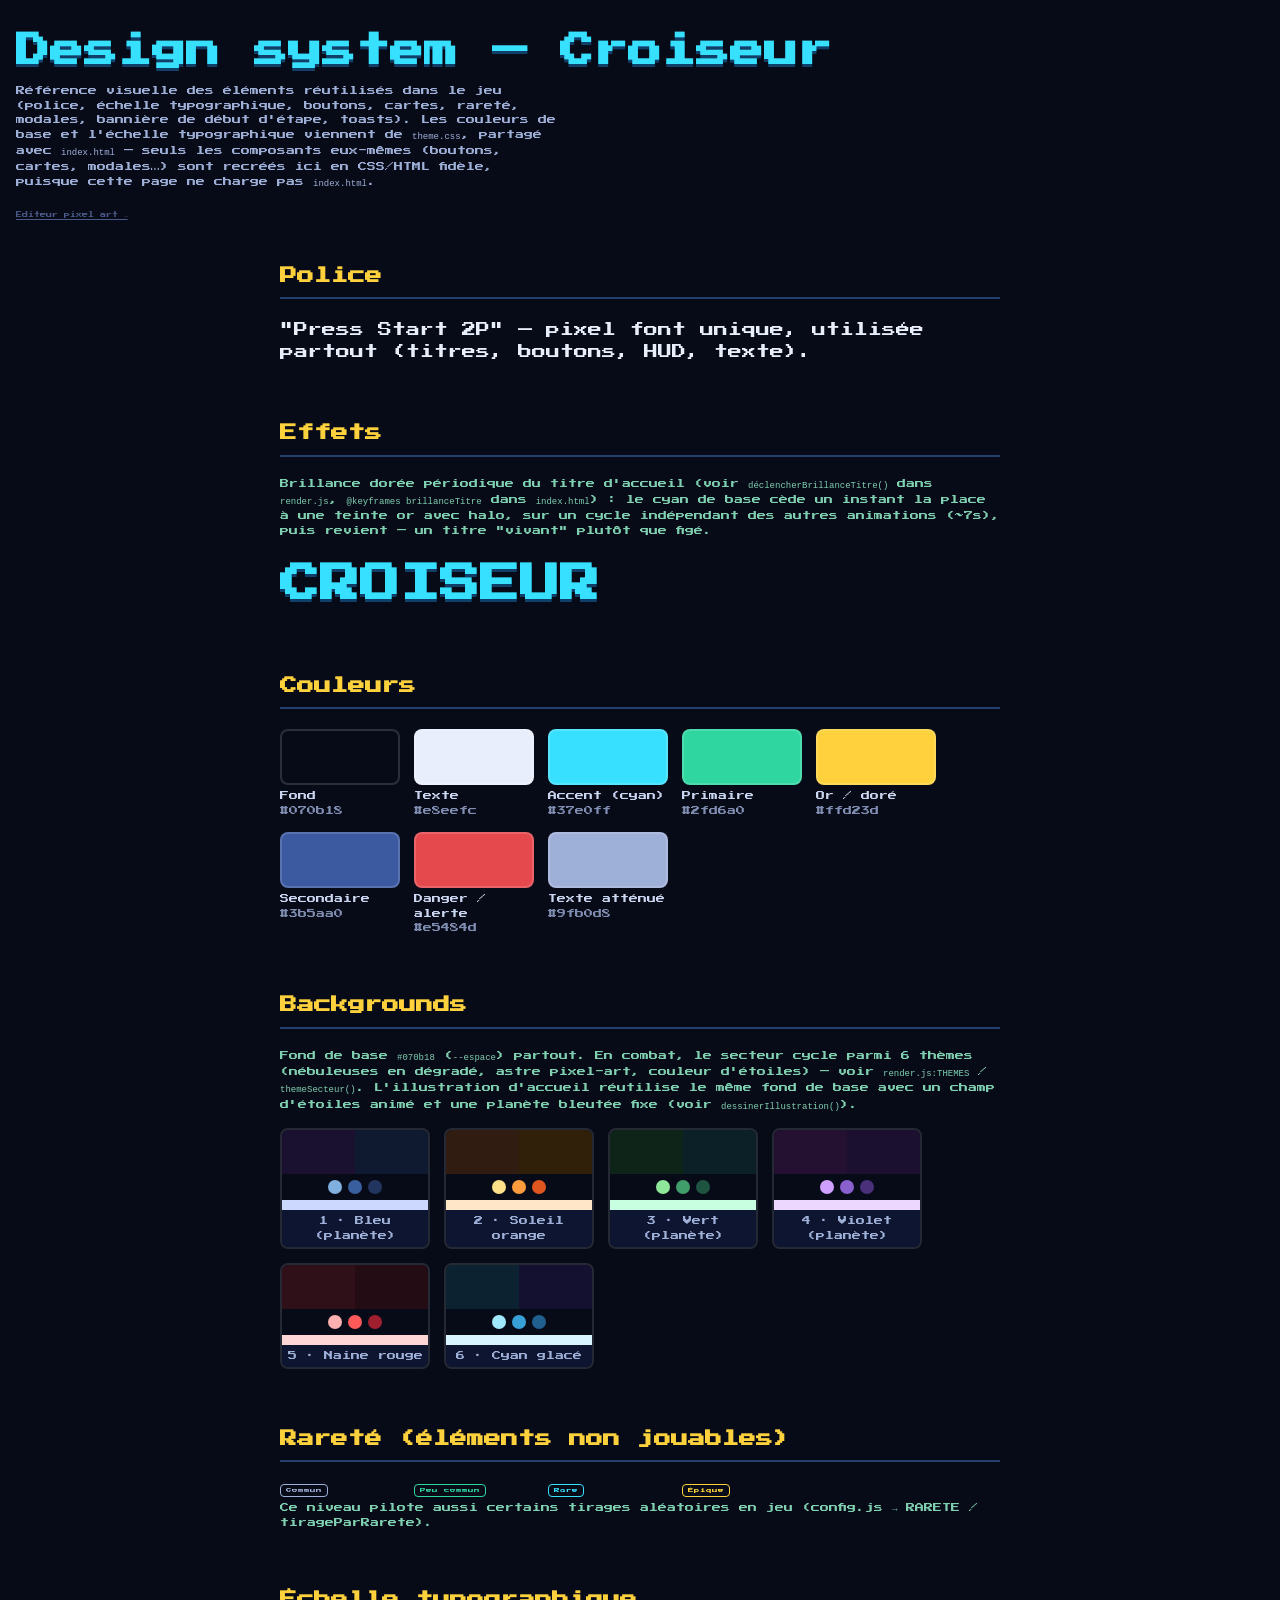
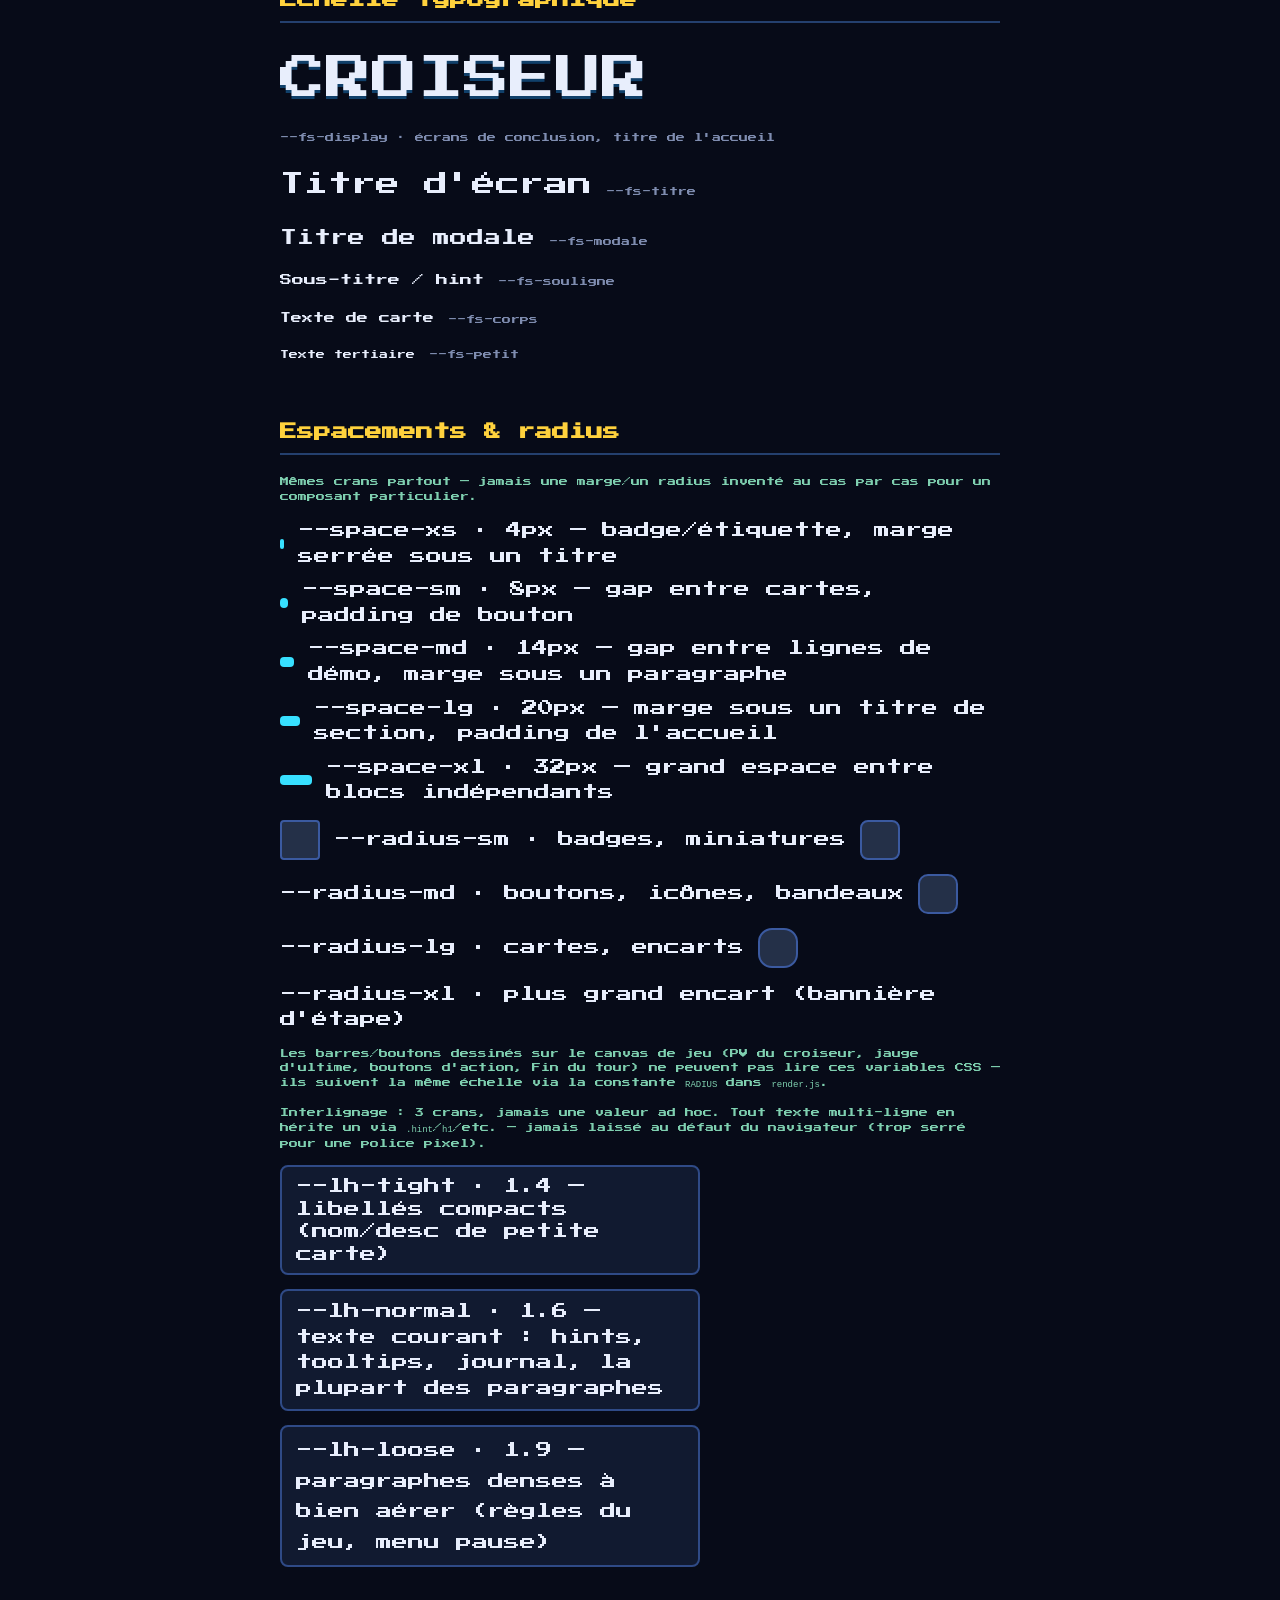
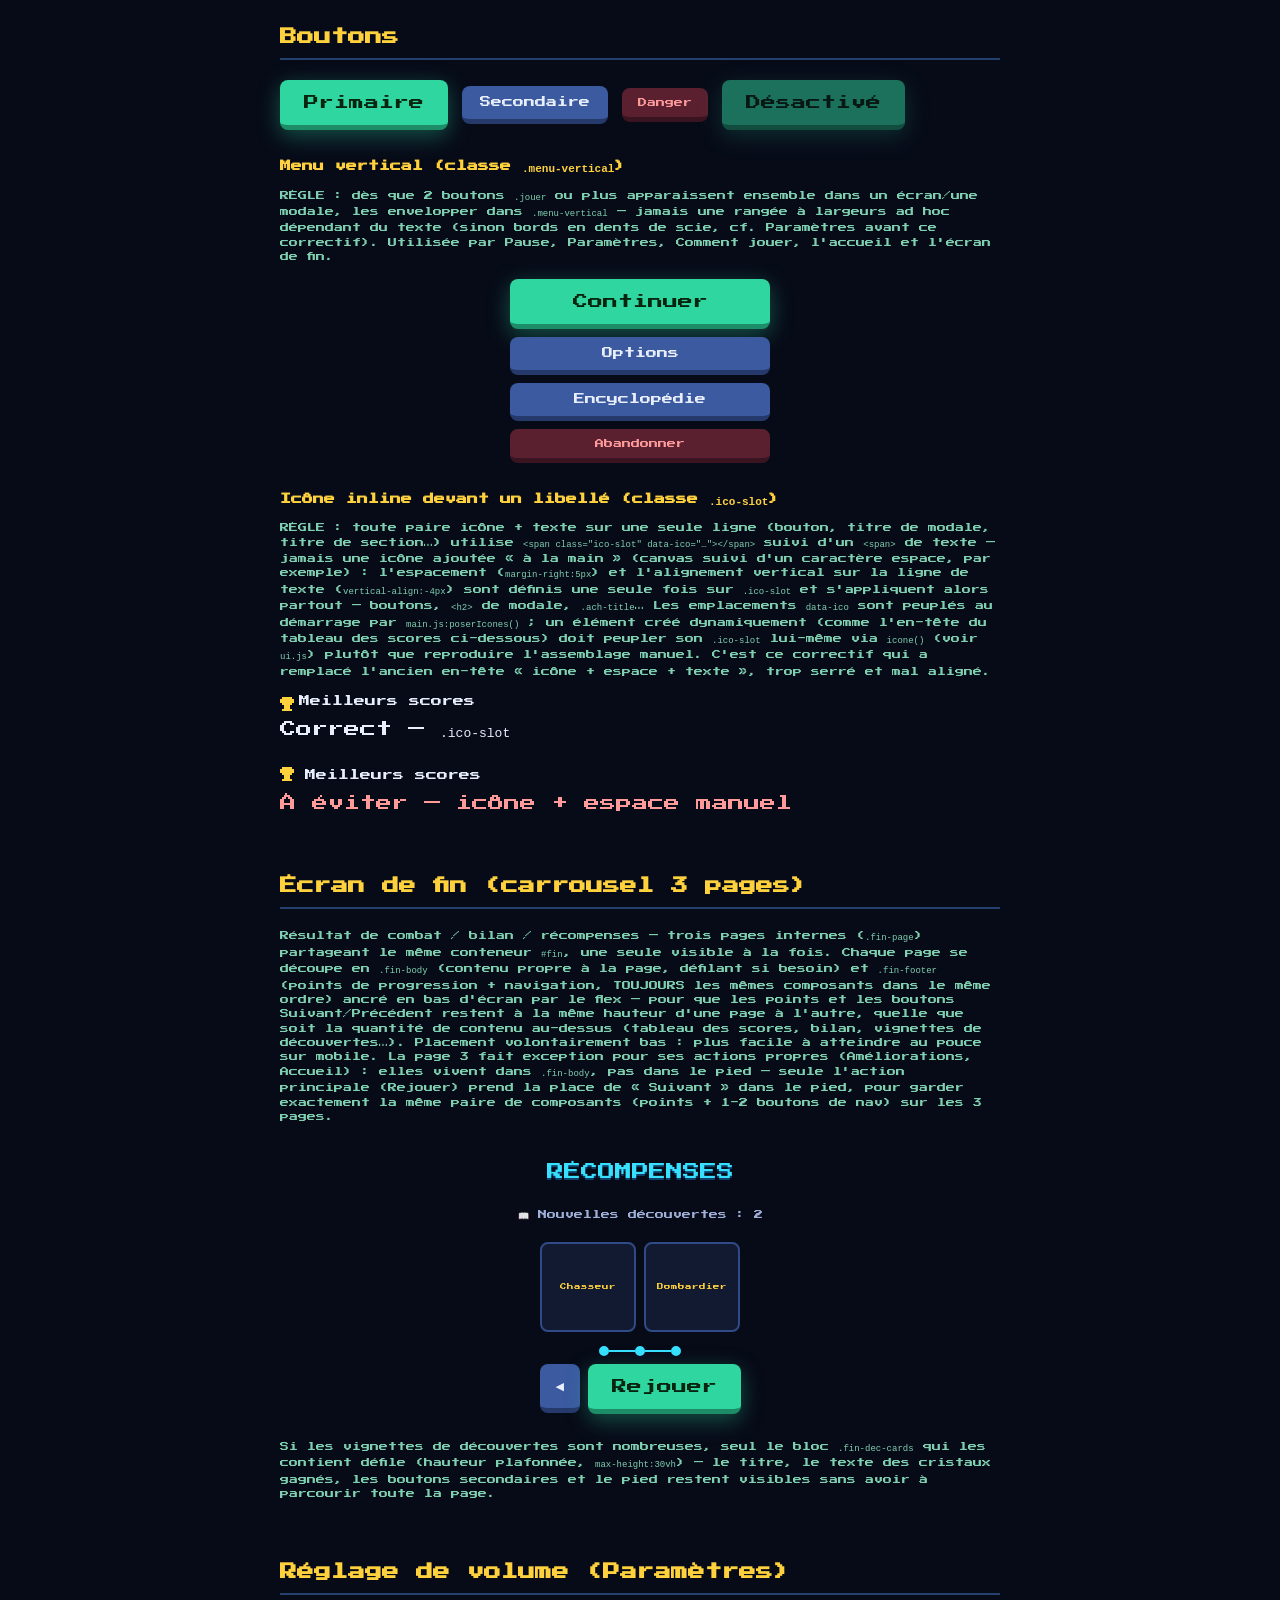
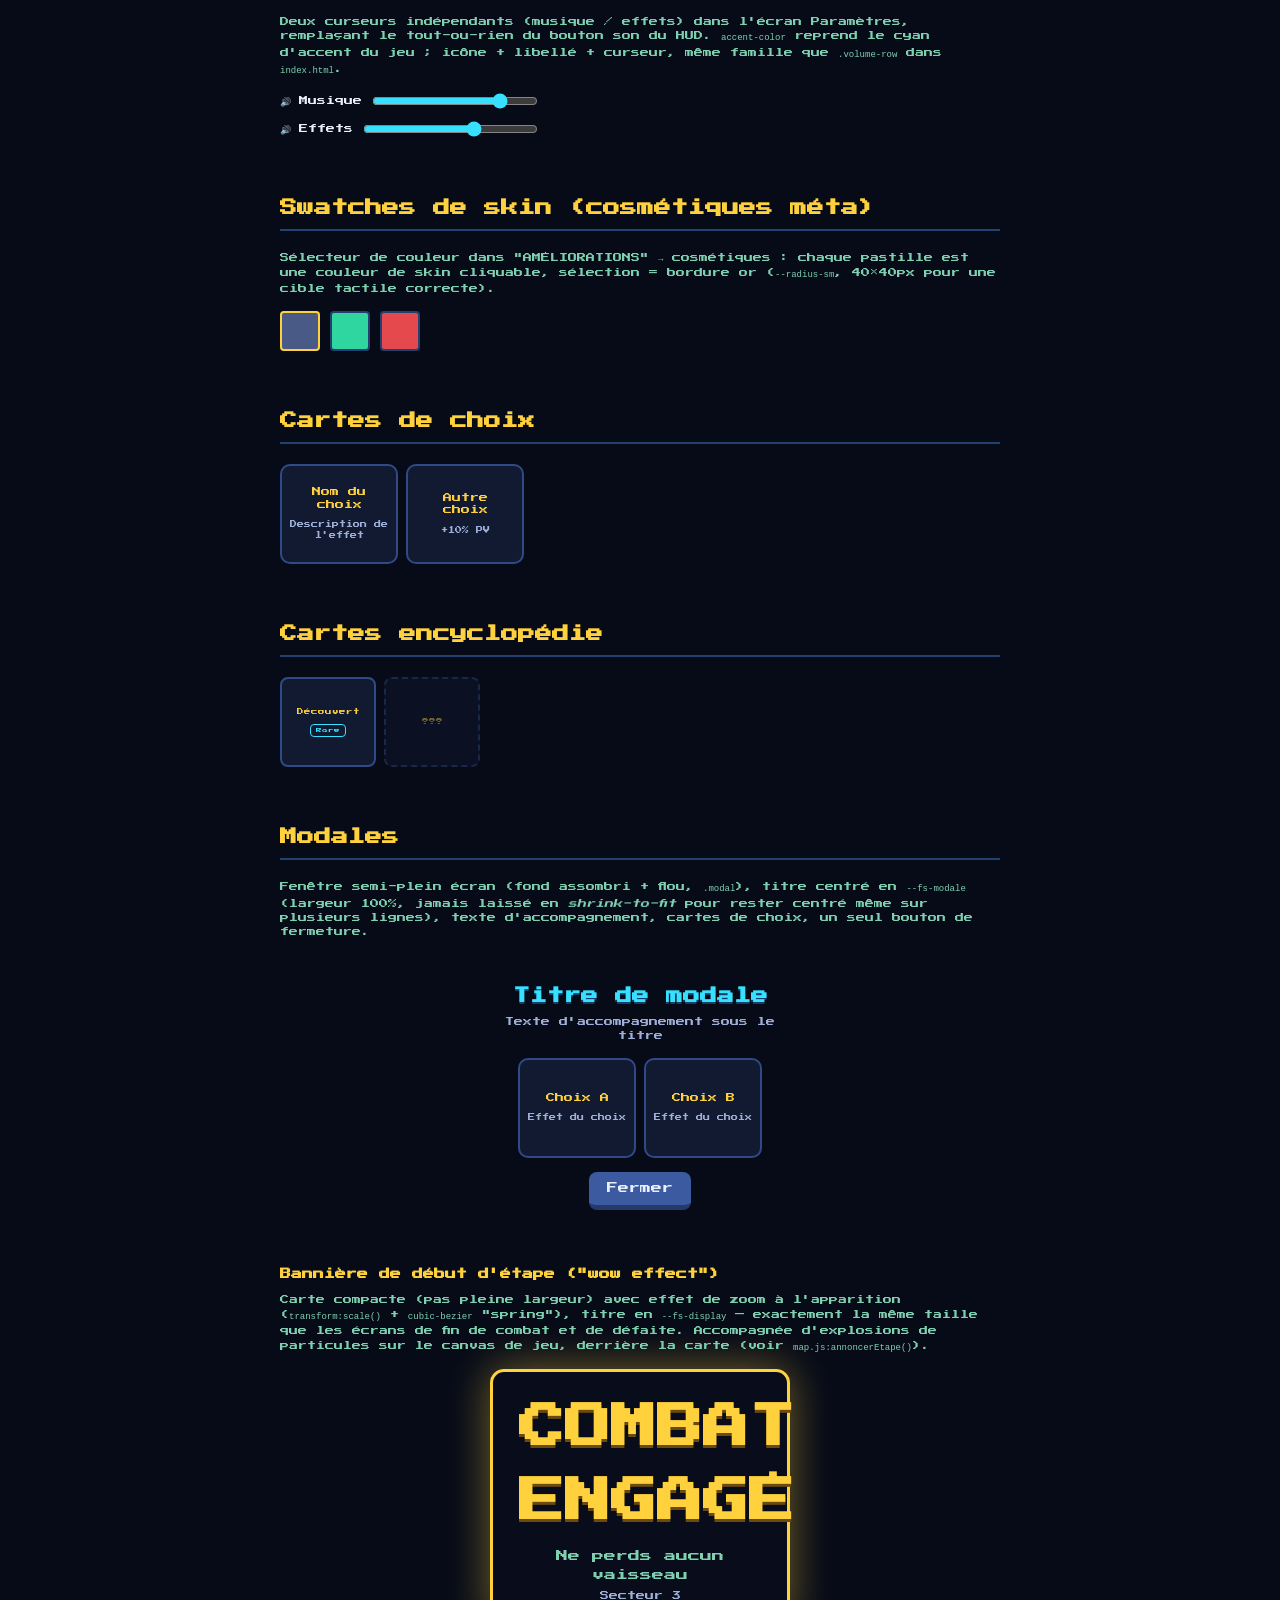
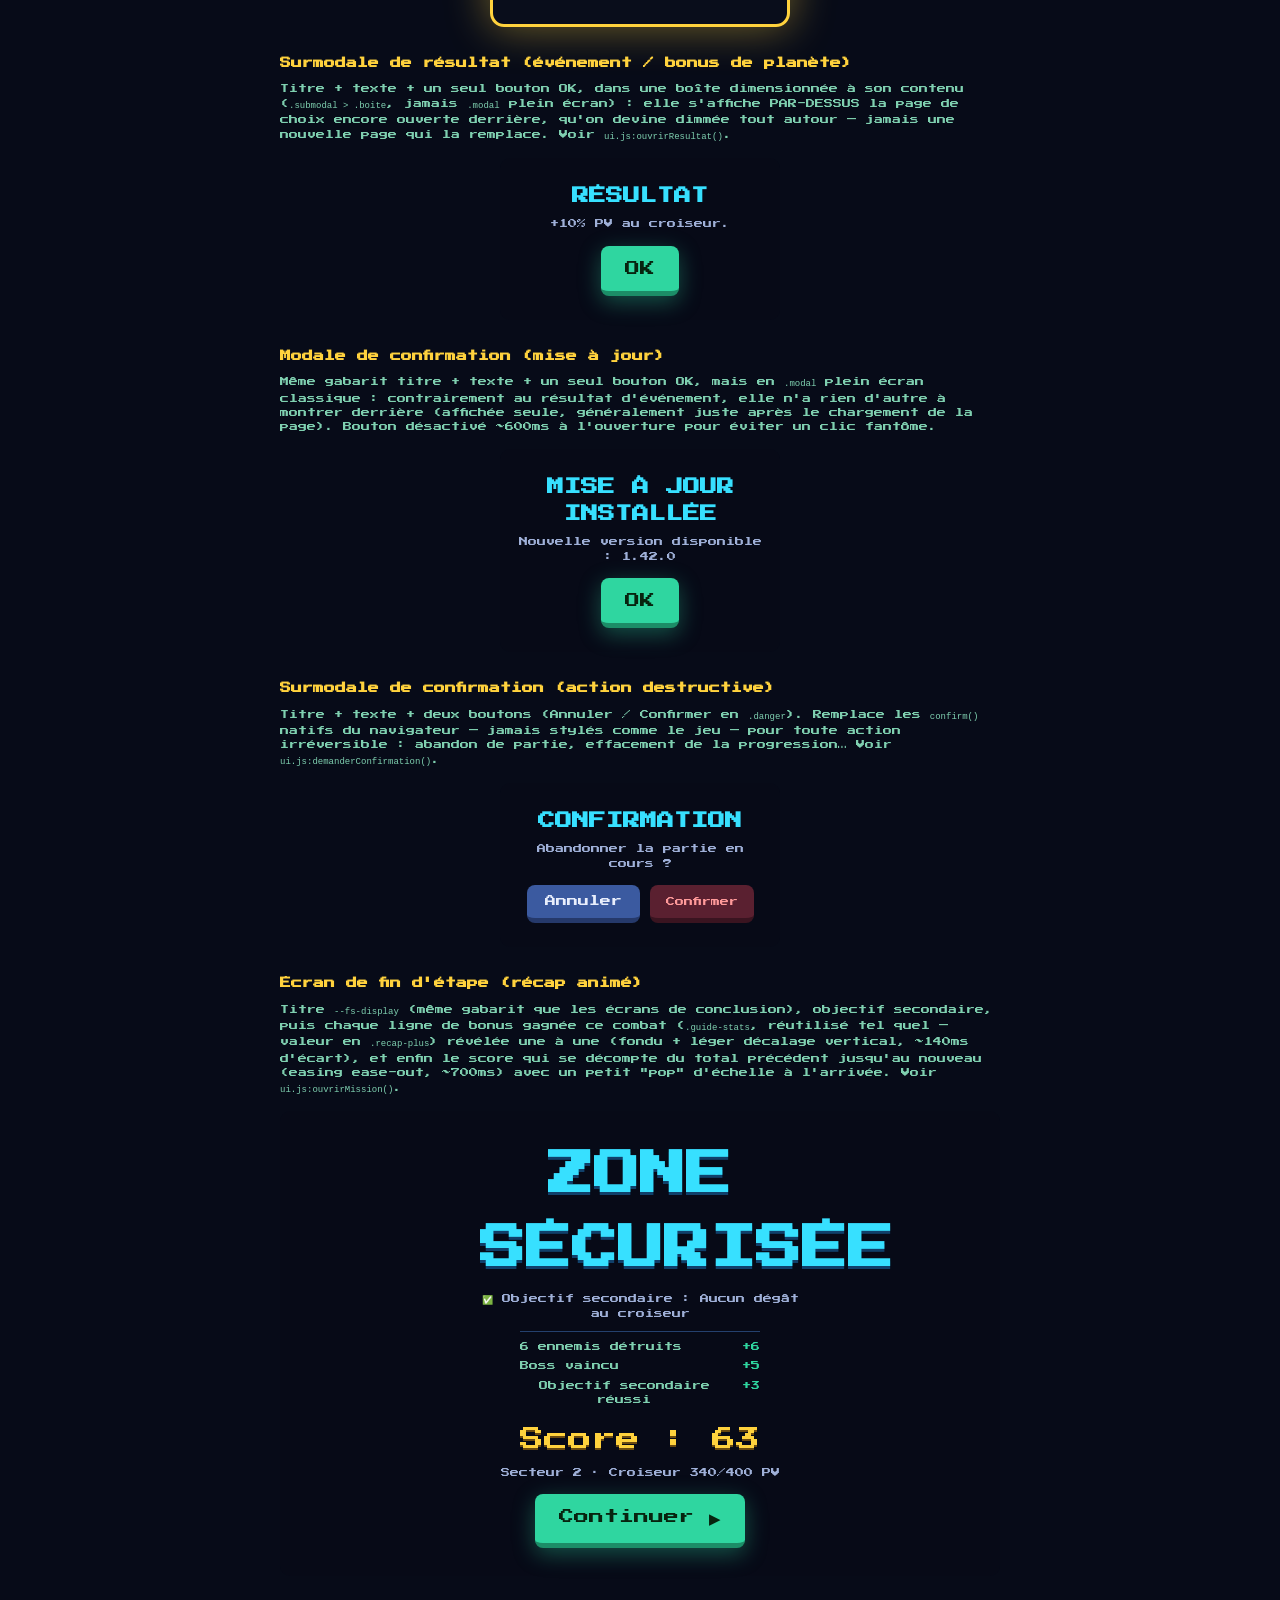
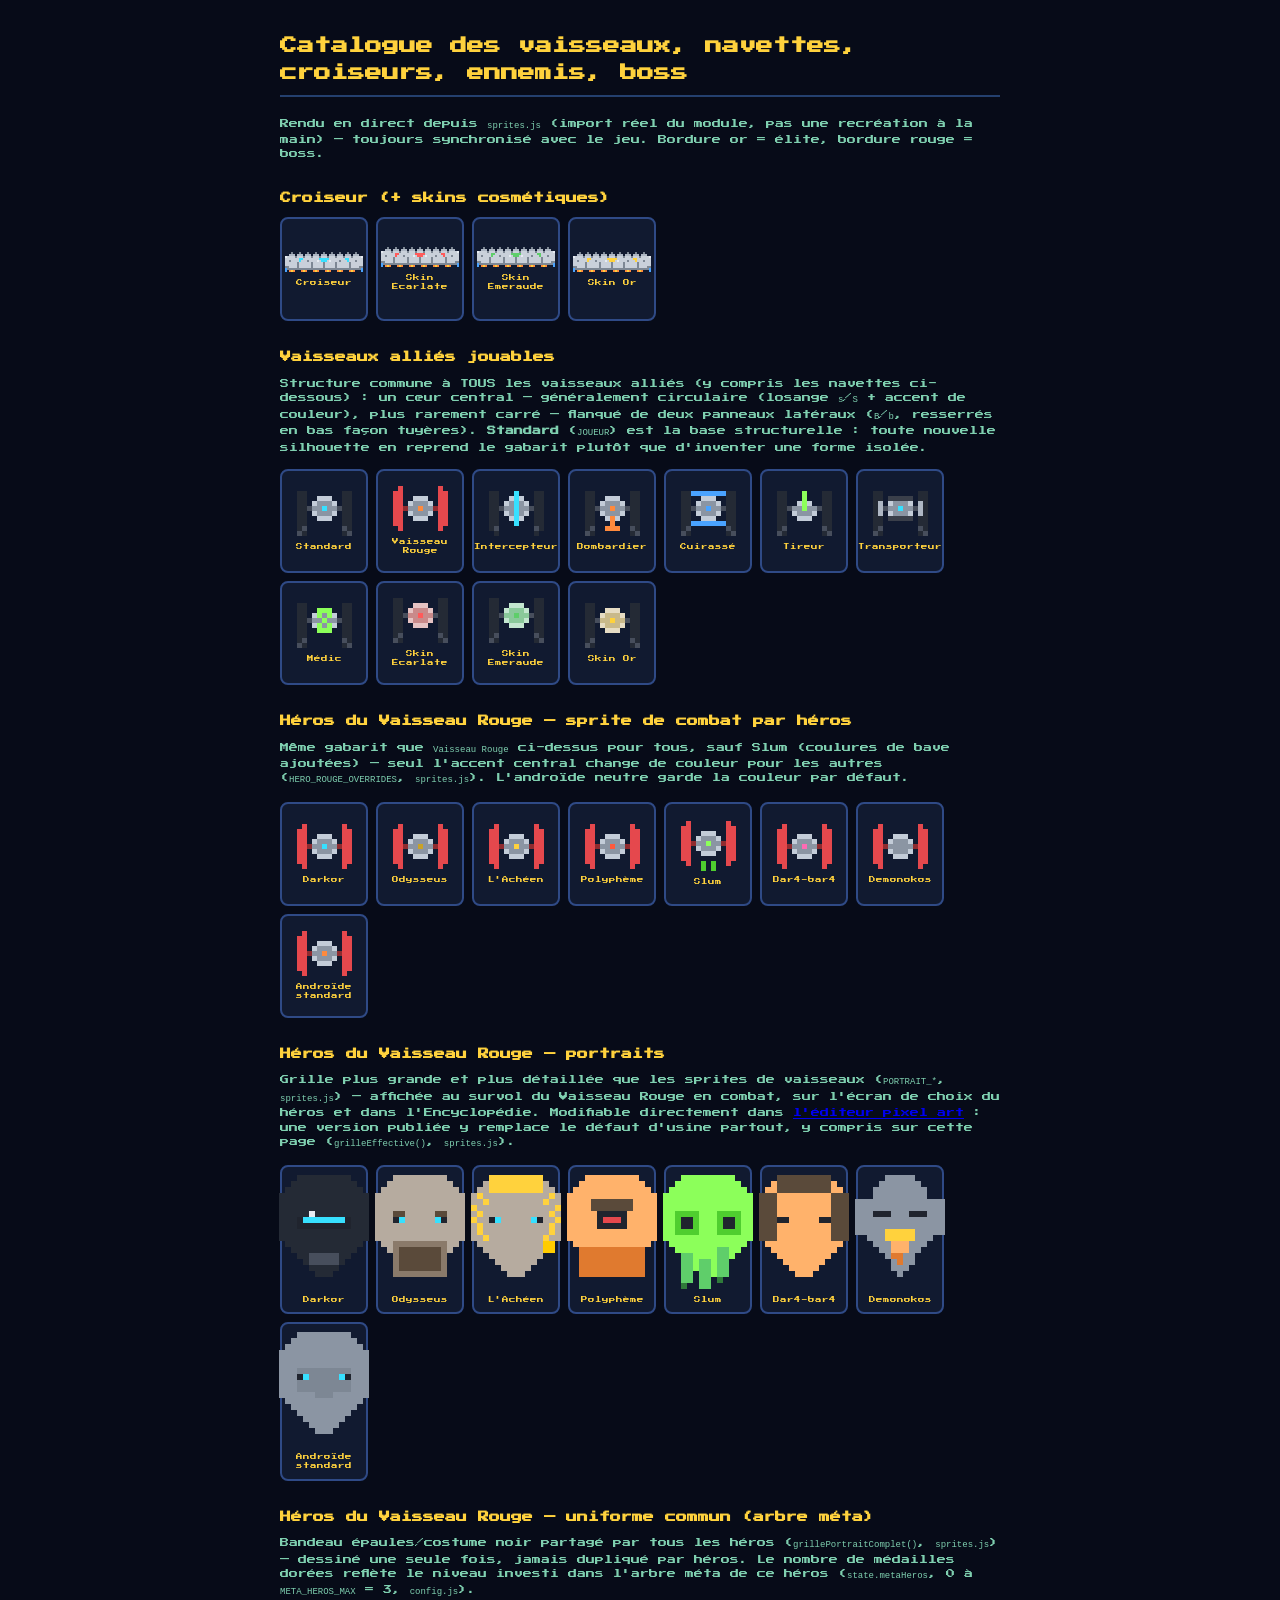
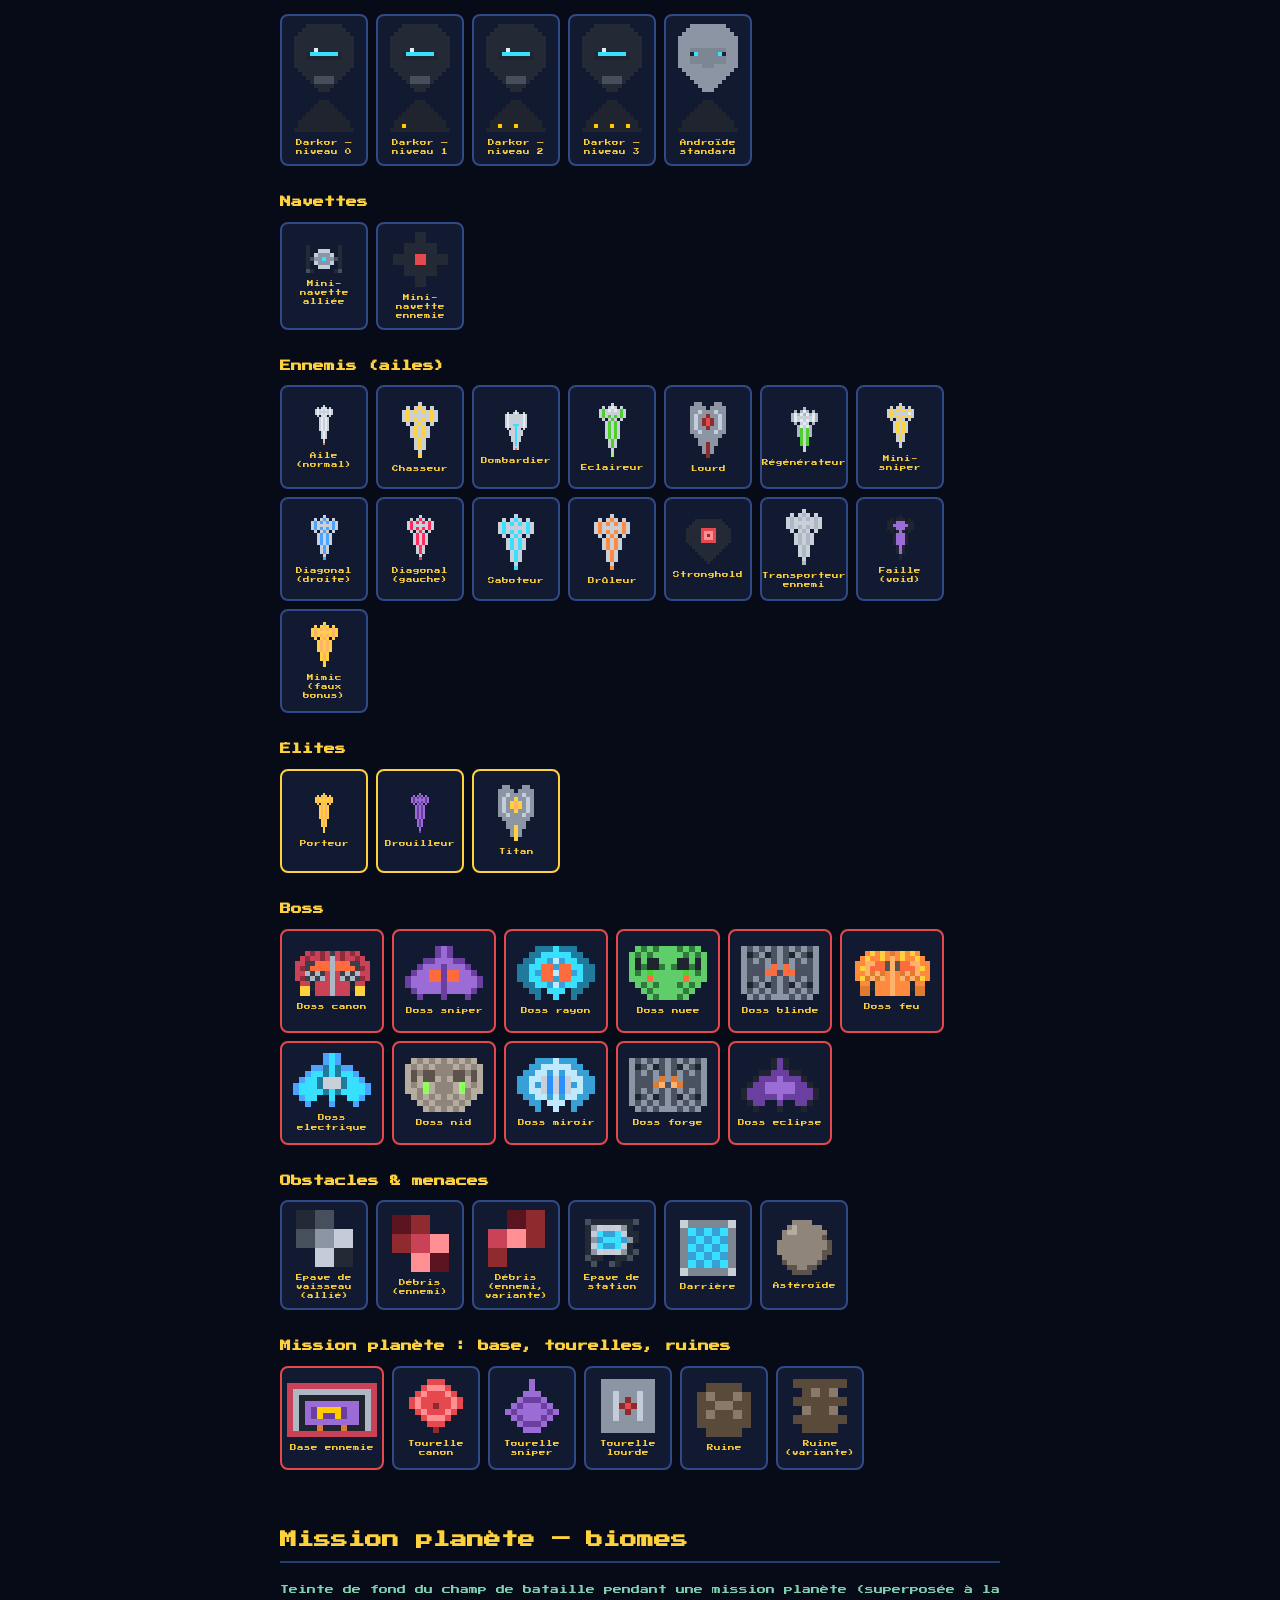
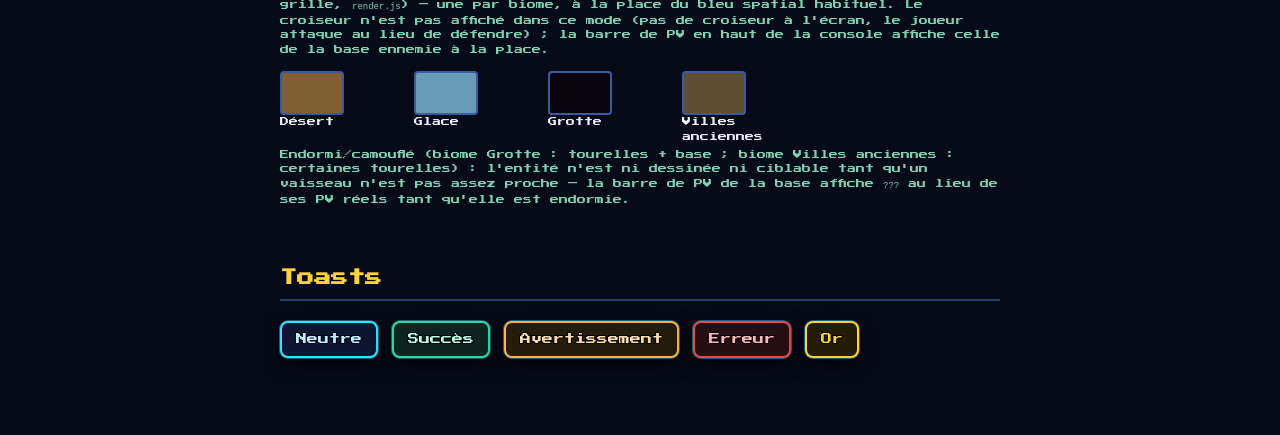
<file: design-system.html>
<!DOCTYPE html>
<html lang="fr">
<head>
<meta charset="UTF-8">
<meta name="viewport" content="width=device-width, initial-scale=1.0">
<title>Croiseur — Design system</title>
<style>
  @font-face{ font-family:'Press Start 2P'; font-style:normal; font-weight:400; font-display:swap;
    src:url('fonts/PressStart2P.woff2') format('woff2'); }
</style>
<!-- Variables CSS partagées (couleurs, police, échelle typographique) : voir theme.css,
     chargé aussi par index.html — toute variable ajoutée/modifiée ici vaut pour les deux pages. -->
<link rel="stylesheet" href="theme.css">
<style>
  *{box-sizing:border-box;}
  body{margin:0;background:var(--espace);color:var(--texte);font-family:var(--pixel);line-height:var(--lh-normal);padding:24px 16px 80px;}
  h1{font-size:clamp(20px,6vw,34px);color:#37e0ff;text-shadow:0 3px 0 #10406a;margin:0 0 6px;}
  .sous{font-size:var(--fs-petit);color:#9fb0d8;max-width:60ch;margin:0 0 40px;}
  section{max-width:720px;margin:0 auto 56px;}
  h2{font-size:var(--fs-modale);color:#ffd23d;border-bottom:2px solid #24406e;padding-bottom:var(--space-sm);margin-bottom:var(--space-lg);}
  .note{font-size:var(--fs-petit);color:#7fd0b0;margin:var(--space-xs) 0 var(--space-md);}

  /* ===== Couleurs ===== */
  .swatches{display:flex;flex-wrap:wrap;gap:var(--space-md);}
  .swatch{width:120px;font-size:var(--fs-petit);}
  .swatch .puce{height:56px;border-radius:var(--radius-md);border:2px solid rgba(255,255,255,.15);margin-bottom:var(--space-xs);}
  .swatch .label{color:#cbd6f0;}
  .swatch .hex{color:#7f8db0;}

  /* ===== Typographie ===== */
  .type-row{display:flex;align-items:baseline;gap:var(--space-md);margin-bottom:var(--space-lg);flex-wrap:wrap;}
  .type-row .ex{color:#e8eefc;}
  .type-row .meta{font-size:var(--fs-petit);color:#7f8db0;}
  .t-display{font-size:var(--fs-display);color:#37e0ff;text-shadow:0 3px 0 #10406a;}
  .t-titre{font-size:var(--fs-titre);color:#37e0ff;}
  .t-modale{font-size:var(--fs-modale);color:#37e0ff;}
  .t-souligne{font-size:var(--fs-souligne);color:#9fb0d8;}
  .t-corps{font-size:var(--fs-corps);}
  .t-petit{font-size:var(--fs-petit);color:#9fb0d8;}

  /* ===== Boutons (repris tels quels de index.html) ===== */
  button.jouer{font-family:var(--pixel);font-size:clamp(10px,3vmin,15px);color:#07240f;background:#2fd6a0;
    border:none;border-bottom:5px solid #1c8d67;padding:15px 24px;border-radius:var(--radius-md);cursor:pointer;
    box-shadow:0 6px 22px rgba(47,214,160,.35);display:inline-flex;align-items:center;justify-content:center;gap:8px;}
  button.jouer:active{transform:translateY(3px);border-bottom-width:2px;}
  button.jouer:disabled{opacity:.5;cursor:default;}
  button.jouer.secondaire{font-size:var(--fs-corps);color:var(--texte);background:#3b5aa0;border-bottom-color:#25396b;padding:11px 18px;box-shadow:none;}
  button.jouer.danger{background:#5a2030;border-bottom-color:#3a1420;color:#ff9a9a;font-size:var(--fs-petit);padding:10px 16px;box-shadow:none;}
  .btn-row{display:flex;gap:var(--space-md);flex-wrap:wrap;align-items:center;}
  /* Menu vertical (ex: Pause) : boutons empilés à largeur uniforme, quel que soit le nombre
     de lettres du libellé — sinon la colonne a des bords en escalier. */
  .menu-vertical{display:flex;flex-direction:column;gap:var(--space-sm);align-items:center;}
  .menu-vertical button.jouer{width:min(78vw,260px);}

  /* ===== Réglage de volume (Paramètres) ===== */
  .volume-bloc{display:flex;flex-direction:column;gap:10px;width:100%;max-width:260px;margin-bottom:var(--space-md);}
  .volume-row{display:flex;align-items:center;gap:8px;font-family:var(--pixel);font-size:var(--fs-petit);color:var(--texte);}
  .volume-row span:nth-child(2){min-width:52px;text-align:left;}
  .volume-row input[type=range]{flex:1;accent-color:#37e0ff;height:14px;}

  /* ===== Icône inline devant un libellé (repris tels quels de index.html) ===== */
  .ico-slot{display:inline-flex;vertical-align:-4px;margin-right:5px;}
  .ico-slot canvas,.pixel-ico{image-rendering:pixelated;vertical-align:middle;}
  .ico-slot-preview{font-family:var(--pixel);font-size:var(--fs-corps);color:#e8eefc;}
  /* contre-exemple volontairement fautif : icône hors .ico-slot + espace texte manuel, pour
     illustrer le défaut d'espacement/alignement que le vrai composant corrige. */
  .ico-slot-preview-faux canvas,.ico-slot-preview-faux .pixel-ico{image-rendering:pixelated;vertical-align:baseline;}

  /* ===== Écran de fin (carrousel 3 pages) — repris tels quels de index.html ===== */
  .fin-preview{background:rgba(7,11,24,.9);border-radius:var(--radius-lg);padding:20px 16px 16px;display:flex;flex-direction:column;align-items:center;max-width:320px;margin:0 auto;}
  .fin-preview-body{display:flex;flex-direction:column;align-items:center;gap:var(--space-md);width:100%;}
  .fin-souscran{font-family:var(--pixel);font-size:var(--fs-modale);margin:0;text-shadow:0 2px 0 #10406a;}
  .fin-dec-header{font-family:var(--pixel);font-size:var(--fs-petit);color:#9fb0d8;margin-bottom:2px;}
  .fin-dots{display:flex;align-items:center;gap:0;}
  .fin-dot{width:10px;height:10px;border-radius:50%;background:#243048;border:2px solid #3b5aa0;}
  .fin-dot.on{background:#37e0ff;border-color:#37e0ff;}
  .fin-line{width:26px;height:2px;background:#3b5aa0;}
  .fin-line.on{background:#37e0ff;}
  .fin-footer{display:flex;flex-direction:column;align-items:center;gap:var(--space-sm);width:100%;padding-top:var(--space-md);}
  .fin-nav{display:flex;gap:var(--space-sm);align-items:center;justify-content:center;}

  /* ===== Cartes de choix ===== */
  .cards{display:flex;gap:var(--space-sm);flex-wrap:wrap;}
  .card{font-family:var(--pixel);width:118px;min-height:100px;background:#111a30;border:2px solid #2f4a86;border-radius:var(--radius-lg);
    padding:12px 8px;color:#e8eefc;display:flex;flex-direction:column;align-items:center;justify-content:center;gap:8px;text-align:center;}
  .card .nom{font-size:9px;color:#ffd23d;line-height:var(--lh-tight);}
  .card .desc{font-size:7px;color:#9fb0d8;line-height:var(--lh-normal);}

  /* ===== Cartes encyclopédie + rareté ===== */
  .guide-card{font-family:var(--pixel);width:96px;min-height:90px;background:#111a30;border:2px solid #2f4a86;
    border-radius:var(--radius-md);padding:8px 6px;color:#e8eefc;display:flex;flex-direction:column;align-items:center;justify-content:center;gap:5px;text-align:center;}
  .guide-card.verrouille{opacity:.45;border-style:dashed;}
  .guide-card .nom{font-size:6.5px;color:#ffd23d;}
  .rarete{font-size:5.5px;border:1px solid;border-radius:var(--radius-sm);padding:1px 5px;margin-top:2px;}

  /* Lignes de stats/récap (clé -> valeur) : encyclopédie (détail d'une entrée) ET récap de
     fin d'étape (#mission) réutilisent le même composant plutôt que d'inventer un tableau
     ad hoc à chaque écran. */
  .guide-stats{font-size:var(--fs-petit);color:#cbd6f0;border-top:1px solid #24406e;padding-top:8px;display:flex;flex-direction:column;gap:5px;}
  .guide-stats div{display:flex;justify-content:space-between;gap:14px;}
  .guide-stats span:first-child{color:#7fd0b0;}
  .guide-stats .recap-plus{color:#2fd6a0;}
  .mission-score{font-family:var(--pixel);font-size:var(--fs-titre);color:#ffd23d;margin-top:12px;text-shadow:0 2px 0 #6a4a10;}

  /* ===== Modales (aperçu statique — la vraie .modal est position:absolute;inset:0 en jeu) ===== */
  .modal-preview{background:rgba(7,11,24,.9);border-radius:var(--radius-lg);padding:28px 16px;display:flex;justify-content:center;}
  .modal-inner{text-align:center;max-width:320px;width:100%;}
  .modal-inner h3{font-family:var(--pixel);font-size:var(--fs-modale);color:#37e0ff;text-shadow:0 2px 0 #10406a;margin:0 0 6px;text-align:center;}
  .modal-inner .m-hint{font-family:var(--pixel);font-size:var(--fs-petit);color:#9fb0d8;margin-bottom:var(--space-md);}
  .modal-inner .cards{justify-content:center;margin-bottom:var(--space-md);}

  /* Bannière de début d'étape (combat/élite/boss) — carte compacte + zoom à l'apparition,
     jamais pleine largeur. Le vrai composant est #etapeBanner dans index.html. */
  .banner-preview{background:rgba(9,14,28,.92);border:3px solid #ffd23d;border-radius:var(--radius-xl);padding:20px 26px;
    max-width:300px;margin:0 auto;text-align:center;box-shadow:0 0 44px rgba(255,210,61,.45);}
  .banner-preview h1{font-family:var(--pixel);font-size:var(--fs-display);color:#ffd23d;text-shadow:0 3px 0 #6a4a10;margin:0;line-height:var(--lh-normal);}
  .banner-preview .sous-titre{font-family:var(--pixel);font-size:var(--fs-souligne);color:#7fd0b0;margin-top:var(--space-sm);}
  .banner-preview .secteur-info{font-family:var(--pixel);font-size:var(--fs-petit);color:#9fb0d8;margin-top:var(--space-xs);}

  /* Petite modale de confirmation (résultat d'événement, mise à jour) — titre + texte + un seul bouton OK */
  .confirm-preview{background:rgba(7,11,24,.9);border-radius:var(--radius-lg);padding:24px 16px;text-align:center;max-width:280px;margin:0 auto;}
  .confirm-preview h3{font-family:var(--pixel);font-size:var(--fs-modale);color:#37e0ff;margin:0 0 var(--space-sm);}
  .confirm-preview p{font-family:var(--pixel);font-size:var(--fs-petit);color:#9fb0d8;margin:0 0 var(--space-md);}

  /* ===== Espacements & radius ===== */
  .space-rows{display:flex;flex-direction:column;gap:var(--space-sm);margin-bottom:var(--space-md);}
  .space-row{display:flex;align-items:center;gap:var(--space-md);}
  .space-bar{height:10px;background:#37e0ff;border-radius:var(--radius-sm);flex-shrink:0;}
  .radius-row{display:flex;align-items:center;gap:var(--space-md);flex-wrap:wrap;margin-bottom:var(--space-md);}
  .radius-swatch{width:40px;height:40px;background:#243048;border:2px solid #3b5aa0;flex-shrink:0;}

  /* ===== Toast / log =====
     Chaque variante teinte aussi le texte (pas seulement la bordure), y compris "Neutre"
     qui reprend le cyan d'accent plutôt qu'un blanc terne — sinon trop discret une fois
     posé sur un écran de jeu déjà chargé. Contour de texte (--stroke) + fond opaque +
     ombre portée marquée : un toast se pose souvent par-dessus la grille de combat
     (étoiles, lasers, explosions), un fond translucide seul le rendait trop discret. */
  .toast-demo{font-family:var(--pixel);font-size:var(--fs-corps);color:#bfeeff;background:#0d1530;text-shadow:var(--stroke);
    border:2px solid #37e0ff;border-radius:var(--radius-md);padding:var(--space-sm) var(--space-md);display:inline-block;
    box-shadow:0 0 0 1px rgba(55,224,255,.4),0 6px 18px rgba(0,0,0,.7);}
  .toast-demo.t-ok{background:#0d2420;border-color:#2fd6a0;color:#baffe0;} .toast-demo.t-warn{background:#241d0d;border-color:#ffb347;color:#ffdcae;}
  .toast-demo.t-bad{background:#241014;border-color:#e5484d;color:#ffb8ba;} .toast-demo.t-gold{background:#241c05;border-color:#ffd23d;color:#ffd23d;}

  /* ===== Backgrounds ===== */
  .bg-swatch{width:150px;border-radius:var(--radius-md);overflow:hidden;border:2px solid rgba(255,255,255,.12);}
  .bg-swatch .neb{height:44px;display:flex;}
  .bg-swatch .neb div{flex:1;}
  .bg-swatch .astre-row{height:26px;display:flex;align-items:center;justify-content:center;gap:6px;background:#070b18;}
  .bg-swatch .astre-row div{width:14px;height:14px;border-radius:50%;}
  .bg-swatch .star{height:10px;}
  .bg-swatch .label{font-size:var(--fs-petit);color:#9fb0d8;text-align:center;padding:4px 0;background:#0d1530;}

  /* ===== Catalogue de sprites (rendus en direct depuis sprites.js — voir le script en fin
     de page) : contrairement aux autres composants recréés à la main en CSS, un catalogue de
     40+ sprites pixel art serait ingérable à dupliquer manuellement et se désynchroniserait
     du jeu réel au premier changement. sprites.js n'a aucune dépendance DOM au chargement du
     module (seulement dans ses fonctions), donc l'importer ici pour de vrai reste sûr. */
  .sprite-card{font-family:var(--pixel);width:88px;min-height:104px;background:#111a30;border:2px solid #2f4a86;
    border-radius:var(--radius-md);padding:8px 6px;color:#e8eefc;display:flex;flex-direction:column;align-items:center;justify-content:center;gap:6px;text-align:center;}
  .sprite-card canvas{image-rendering:pixelated;}
  .sprite-card .nom{font-size:6.5px;color:#ffd23d;line-height:var(--lh-tight);}
  .sprite-card.elite{border-color:#ffd23d;}
  .sprite-card.boss{border-color:#e5484d;width:104px;}
  h3.sub{font-size:var(--fs-corps);color:#ffd23d;margin:28px 0 10px;}
</style>
</head>
<body>
  <h1>Design system — Croiseur</h1>
  <p class="sous">Référence visuelle des éléments réutilisés dans le jeu (police, échelle typographique,
    boutons, cartes, rareté, modales, bannière de début d'étape, toasts). Les couleurs de base et
    l'échelle typographique viennent de <code>theme.css</code>, partagé avec <code>index.html</code> —
    seuls les composants eux-mêmes (boutons, cartes, modales…) sont recréés ici en CSS/HTML fidèle,
    puisque cette page ne charge pas <code>index.html</code>.</p>
  <p class="sous" style="margin-top:-24px;"><a href="pixel-editor.html" style="color:#4a5a86;font-size:6px;text-decoration:underline;">Éditeur pixel art →</a></p>

  <section>
    <h2>Police</h2>
    <p style="font-size:14px;">"Press Start 2P" — pixel font unique, utilisée partout (titres, boutons, HUD, texte).</p>
  </section>

  <section>
    <h2>Effets</h2>
    <p class="note">Brillance dorée périodique du titre d'accueil (voir <code>déclencherBrillanceTitre()</code>
      dans <code>render.js</code>, <code>@keyframes brillanceTitre</code> dans <code>index.html</code>) : le
      cyan de base cède un instant la place à une teinte or avec halo, sur un cycle indépendant des
      autres animations (~7s), puis revient — un titre "vivant" plutôt que figé.</p>
    <h1 id="demoBrille" style="font-family:var(--pixel);color:#37e0ff;text-shadow:0 3px 0 #10406a;font-size:clamp(22px,7vmin,40px);animation:demoBrillanceTitre 3s ease-in-out infinite;">CROISEUR</h1>
    <style>@keyframes demoBrillanceTitre{
      0%,60%,100%{color:#37e0ff;text-shadow:0 3px 0 #10406a;}
      80%{color:#ffd23d;text-shadow:0 3px 0 #10406a,0 0 14px rgba(255,210,61,.85),0 0 30px rgba(255,210,61,.5);}
    }</style>
  </section>

  <section>
    <h2>Couleurs</h2>
    <div class="swatches">
      <div class="swatch"><div class="puce" style="background:#070b18"></div><div class="label">Fond</div><div class="hex">#070b18</div></div>
      <div class="swatch"><div class="puce" style="background:#e8eefc"></div><div class="label">Texte</div><div class="hex">#e8eefc</div></div>
      <div class="swatch"><div class="puce" style="background:#37e0ff"></div><div class="label">Accent (cyan)</div><div class="hex">#37e0ff</div></div>
      <div class="swatch"><div class="puce" style="background:#2fd6a0"></div><div class="label">Primaire</div><div class="hex">#2fd6a0</div></div>
      <div class="swatch"><div class="puce" style="background:#ffd23d"></div><div class="label">Or / doré</div><div class="hex">#ffd23d</div></div>
      <div class="swatch"><div class="puce" style="background:#3b5aa0"></div><div class="label">Secondaire</div><div class="hex">#3b5aa0</div></div>
      <div class="swatch"><div class="puce" style="background:#e5484d"></div><div class="label">Danger / alerte</div><div class="hex">#e5484d</div></div>
      <div class="swatch"><div class="puce" style="background:#9fb0d8"></div><div class="label">Texte atténué</div><div class="hex">#9fb0d8</div></div>
    </div>
  </section>

  <section>
    <h2>Backgrounds</h2>
    <p class="note" style="margin-top:0;">Fond de base <code>#070b18</code> (<code>--espace</code>) partout. En combat, le secteur
      cycle parmi 6 thèmes (nébuleuses en dégradé, astre pixel-art, couleur d'étoiles) — voir
      <code>render.js:THEMES</code> / <code>themeSecteur()</code>. L'illustration d'accueil réutilise le même fond de base
      avec un champ d'étoiles animé et une planète bleutée fixe (voir <code>dessinerIllustration()</code>).</p>
    <div class="swatches">
      <div class="bg-swatch">
        <div class="neb"><div style="background:#1a1030"></div><div style="background:#0f1a30"></div></div>
        <div class="astre-row"><div style="background:#7fb0e0"></div><div style="background:#3a5f9e"></div><div style="background:#22355e"></div></div>
        <div class="star" style="background:#cdd8ff"></div>
        <div class="label">1 · Bleu (planète)</div>
      </div>
      <div class="bg-swatch">
        <div class="neb"><div style="background:#301c10"></div><div style="background:#30200a"></div></div>
        <div class="astre-row"><div style="background:#ffe08a"></div><div style="background:#ff9a3d"></div><div style="background:#e0561f"></div></div>
        <div class="star" style="background:#ffe6c8"></div>
        <div class="label">2 · Soleil orange</div>
      </div>
      <div class="bg-swatch">
        <div class="neb"><div style="background:#0e2418"></div><div style="background:#0c2028"></div></div>
        <div class="astre-row"><div style="background:#8fe89a"></div><div style="background:#3f9e6a"></div><div style="background:#1f5540"></div></div>
        <div class="star" style="background:#c8ffe0"></div>
        <div class="label">3 · Vert (planète)</div>
      </div>
      <div class="bg-swatch">
        <div class="neb"><div style="background:#241030"></div><div style="background:#1c1030"></div></div>
        <div class="astre-row"><div style="background:#d0a0ff"></div><div style="background:#8a5fce"></div><div style="background:#4a2f7a"></div></div>
        <div class="star" style="background:#ecd8ff"></div>
        <div class="label">4 · Violet (planète)</div>
      </div>
      <div class="bg-swatch">
        <div class="neb"><div style="background:#301018"></div><div style="background:#240c14"></div></div>
        <div class="astre-row"><div style="background:#ffb0b0"></div><div style="background:#ff5a5a"></div><div style="background:#a01f2f"></div></div>
        <div class="star" style="background:#ffd6d6"></div>
        <div class="label">5 · Naine rouge</div>
      </div>
      <div class="bg-swatch">
        <div class="neb"><div style="background:#0c2230"></div><div style="background:#141030"></div></div>
        <div class="astre-row"><div style="background:#a0e8ff"></div><div style="background:#37a0d6"></div><div style="background:#215f8f"></div></div>
        <div class="star" style="background:#d8f4ff"></div>
        <div class="label">6 · Cyan glacé</div>
      </div>
    </div>
  </section>

  <section>
    <h2>Rareté (éléments non jouables)</h2>
    <div class="swatches">
      <div class="swatch"><div class="rarete" style="color:#9fb0d8;border-color:#9fb0d8;display:inline-block;">Commun</div></div>
      <div class="swatch"><div class="rarete" style="color:#2fd6a0;border-color:#2fd6a0;display:inline-block;">Peu commun</div></div>
      <div class="swatch"><div class="rarete" style="color:#37e0ff;border-color:#37e0ff;display:inline-block;">Rare</div></div>
      <div class="swatch"><div class="rarete" style="color:#ffd23d;border-color:#ffd23d;display:inline-block;">Épique</div></div>
    </div>
    <p class="note">Ce niveau pilote aussi certains tirages aléatoires en jeu (config.js → RARETE / tirageParRarete).</p>
  </section>

  <section>
    <h2>Échelle typographique</h2>
    <div class="type-row"><span class="ex t-display">CROISEUR</span><span class="meta">--fs-display · écrans de conclusion, titre de l'accueil</span></div>
    <div class="type-row"><span class="ex t-titre">Titre d'écran</span><span class="meta">--fs-titre</span></div>
    <div class="type-row"><span class="ex t-modale">Titre de modale</span><span class="meta">--fs-modale</span></div>
    <div class="type-row"><span class="ex t-souligne">Sous-titre / hint</span><span class="meta">--fs-souligne</span></div>
    <div class="type-row"><span class="ex t-corps">Texte de carte</span><span class="meta">--fs-corps</span></div>
    <div class="type-row"><span class="ex t-petit">Texte tertiaire</span><span class="meta">--fs-petit</span></div>
  </section>

  <section>
    <h2>Espacements &amp; radius</h2>
    <p class="note" style="margin-top:0;">Mêmes crans partout — jamais une marge/un radius inventé au cas par cas
      pour un composant particulier.</p>
    <div class="space-rows">
      <div class="space-row"><div class="space-bar" style="width:var(--space-xs)"></div><span class="meta">--space-xs · 4px — badge/étiquette, marge serrée sous un titre</span></div>
      <div class="space-row"><div class="space-bar" style="width:var(--space-sm)"></div><span class="meta">--space-sm · 8px — gap entre cartes, padding de bouton</span></div>
      <div class="space-row"><div class="space-bar" style="width:var(--space-md)"></div><span class="meta">--space-md · 14px — gap entre lignes de démo, marge sous un paragraphe</span></div>
      <div class="space-row"><div class="space-bar" style="width:var(--space-lg)"></div><span class="meta">--space-lg · 20px — marge sous un titre de section, padding de l'accueil</span></div>
      <div class="space-row"><div class="space-bar" style="width:var(--space-xl)"></div><span class="meta">--space-xl · 32px — grand espace entre blocs indépendants</span></div>
    </div>
    <div class="radius-row">
      <div class="radius-swatch" style="border-radius:var(--radius-sm)"></div><span class="meta">--radius-sm · badges, miniatures</span>
      <div class="radius-swatch" style="border-radius:var(--radius-md)"></div><span class="meta">--radius-md · boutons, icônes, bandeaux</span>
      <div class="radius-swatch" style="border-radius:var(--radius-lg)"></div><span class="meta">--radius-lg · cartes, encarts</span>
      <div class="radius-swatch" style="border-radius:var(--radius-xl)"></div><span class="meta">--radius-xl · plus grand encart (bannière d'étape)</span>
    </div>
    <p class="note">Les barres/boutons dessinés sur le canvas de jeu (PV du croiseur, jauge d'ultime, boutons
      d'action, Fin du tour) ne peuvent pas lire ces variables CSS — ils suivent la même échelle via la
      constante <code>RADIUS</code> dans <code>render.js</code>.</p>
    <p class="note">Interlignage : 3 crans, jamais une valeur ad hoc. Tout texte multi-ligne en hérite
      un via <code>.hint</code>/<code>h1</code>/etc. — jamais laissé au défaut du navigateur (trop serré
      pour une police pixel).</p>
    <div style="display:flex;flex-direction:column;gap:var(--space-md);max-width:420px;">
      <div style="background:#111a30;border:2px solid #2f4a86;border-radius:var(--radius-md);padding:var(--space-sm) var(--space-md);line-height:var(--lh-tight);">--lh-tight · 1.4 — libellés compacts (nom/desc de petite carte)</div>
      <div style="background:#111a30;border:2px solid #2f4a86;border-radius:var(--radius-md);padding:var(--space-sm) var(--space-md);line-height:var(--lh-normal);">--lh-normal · 1.6 — texte courant : hints, tooltips, journal, la plupart des paragraphes</div>
      <div style="background:#111a30;border:2px solid #2f4a86;border-radius:var(--radius-md);padding:var(--space-sm) var(--space-md);line-height:var(--lh-loose);">--lh-loose · 1.9 — paragraphes denses à bien aérer (règles du jeu, menu pause)</div>
    </div>
  </section>

  <section>
    <h2>Boutons</h2>
    <div class="btn-row">
      <button class="jouer">Primaire</button>
      <button class="jouer secondaire">Secondaire</button>
      <button class="jouer danger">Danger</button>
      <button class="jouer" disabled>Désactivé</button>
    </div>
    <h3 style="font-size:var(--fs-corps);color:#ffd23d;margin:28px 0 10px;">Menu vertical (classe <code>.menu-vertical</code>)</h3>
    <p class="note">RÈGLE : dès que 2 boutons <code>.jouer</code> ou plus apparaissent ensemble dans un
      écran/une modale, les envelopper dans <code>.menu-vertical</code> — jamais une rangée à largeurs
      ad hoc dépendant du texte (sinon bords en dents de scie, cf. Paramètres avant ce correctif).
      Utilisée par Pause, Paramètres, Comment jouer, l'accueil et l'écran de fin.</p>
    <div class="menu-vertical">
      <button class="jouer">Continuer</button>
      <button class="jouer secondaire">Options</button>
      <button class="jouer secondaire">Encyclopédie</button>
      <button class="jouer danger">Abandonner</button>
    </div>

    <h3 style="font-size:var(--fs-corps);color:#ffd23d;margin:28px 0 10px;">Icône inline devant un libellé (classe <code>.ico-slot</code>)</h3>
    <p class="note">RÈGLE : toute paire icône + texte sur une seule ligne (bouton, titre de modale,
      titre de section…) utilise <code>&lt;span class="ico-slot" data-ico="…"&gt;&lt;/span&gt;</code> suivi
      d'un <code>&lt;span&gt;</code> de texte — jamais une icône ajoutée « à la main » (canvas suivi d'un
      caractère espace, par exemple) : l'espacement (<code>margin-right:5px</code>) et l'alignement vertical
      sur la ligne de texte (<code>vertical-align:-4px</code>) sont définis une seule fois sur <code>.ico-slot</code>
      et s'appliquent alors partout — boutons, <code>&lt;h2&gt;</code> de modale, <code>.ach-title</code>… Les
      emplacements <code>data-ico</code> sont peuplés au démarrage par <code>main.js:poserIcones()</code> ; un
      élément créé dynamiquement (comme l'en-tête du tableau des scores ci-dessous) doit peupler son
      <code>.ico-slot</code> lui-même via <code>icone()</code> (voir <code>ui.js</code>) plutôt que reproduire
      l'assemblage manuel. C'est ce correctif qui a remplacé l'ancien en-tête « icône + espace + texte »,
      trop serré et mal aligné.</p>
    <div style="display:flex;gap:22px;flex-wrap:wrap;align-items:center;">
      <div>
        <div class="ico-slot-preview"><span class="ico-slot" id="dsIcoTrophee"></span><span>Meilleurs scores</span></div>
        <div class="meta" style="margin-top:6px;">Correct — <code>.ico-slot</code></div>
      </div>
      <div>
        <div class="ico-slot-preview ico-slot-preview-faux"><span id="dsIcoTropheeFaux"></span><span>&nbsp;Meilleurs scores</span></div>
        <div class="meta" style="margin-top:6px;color:#ff9a9a;">À éviter — icône + espace manuel</div>
      </div>
    </div>
  </section>

  <section>
    <h2>Écran de fin (carrousel 3 pages)</h2>
    <p class="note">Résultat de combat / bilan / récompenses — trois pages internes
      (<code>.fin-page</code>) partageant le même conteneur <code>#fin</code>, une seule visible à la fois.
      Chaque page se découpe en <code>.fin-body</code> (contenu propre à la page, défilant si besoin) et
      <code>.fin-footer</code> (points de progression + navigation, TOUJOURS les mêmes composants dans le
      même ordre) ancré en bas d'écran par le flex — pour que les points et les boutons Suivant/Précédent
      restent à la même hauteur d'une page à l'autre, quelle que soit la quantité de contenu au-dessus
      (tableau des scores, bilan, vignettes de découvertes…). Placement volontairement bas : plus facile à
      atteindre au pouce sur mobile. La page 3 fait exception pour ses actions propres (Améliorations,
      Accueil) : elles vivent dans <code>.fin-body</code>, pas dans le pied — seule l'action principale
      (Rejouer) prend la place de « Suivant » dans le pied, pour garder exactement la même paire de
      composants (points + 1-2 boutons de nav) sur les 3 pages.</p>
    <div class="fin-preview">
      <div class="fin-preview-body">
        <div class="fin-souscran" style="color:#37e0ff;">RÉCOMPENSES</div>
        <div class="fin-dec-header" style="margin-top:8px;">📖 Nouvelles découvertes : 2</div>
        <div class="cards" style="margin-top:4px;">
          <div class="guide-card"><div class="nom">Chasseur</div></div>
          <div class="guide-card"><div class="nom">Bombardier</div></div>
        </div>
      </div>
      <div class="fin-footer">
        <div class="fin-dots"><span class="fin-dot on"></span><span class="fin-line on"></span><span class="fin-dot on"></span><span class="fin-line on"></span><span class="fin-dot on"></span></div>
        <div class="fin-nav">
          <button class="jouer secondaire" aria-label="Précédent" style="padding:15px 16px;"><span style="display:inline-flex;transform:scaleX(-1);">▶</span></button>
          <button class="jouer">Rejouer</button>
        </div>
      </div>
    </div>
    <p class="note" style="margin-top:10px;">Si les vignettes de découvertes sont nombreuses, seul le bloc
      <code>.fin-dec-cards</code> qui les contient défile (hauteur plafonnée, <code>max-height:30vh</code>) —
      le titre, le texte des cristaux gagnés, les boutons secondaires et le pied restent visibles sans avoir
      à parcourir toute la page.</p>
  </section>

  <section>
    <h2>Réglage de volume (Paramètres)</h2>
    <p class="note">Deux curseurs indépendants (musique / effets) dans l'écran Paramètres,
      remplaçant le tout-ou-rien du bouton son du HUD. <code>accent-color</code> reprend le cyan
      d'accent du jeu ; icône + libellé + curseur, même famille que <code>.volume-row</code>
      dans <code>index.html</code>.</p>
    <div class="volume-bloc">
      <div class="volume-row"><span>🔊</span><span>Musique</span><input type="range" min="0" max="100" value="80"></div>
      <div class="volume-row"><span>🔊</span><span>Effets</span><input type="range" min="0" max="100" value="65"></div>
    </div>
  </section>

  <section>
    <h2>Swatches de skin (cosmétiques méta)</h2>
    <p class="note">Sélecteur de couleur dans "AMÉLIORATIONS" → cosmétiques : chaque pastille est une
      couleur de skin cliquable, sélection = bordure or (<code>--radius-sm</code>, 40×40px pour une
      cible tactile correcte).</p>
    <div style="display:flex;gap:10px;">
      <div style="width:40px;height:40px;border-radius:var(--radius-sm);background:#4a5a86;border:2px solid #ffd23d;"></div>
      <div style="width:40px;height:40px;border-radius:var(--radius-sm);background:#2fd6a0;border:2px solid #24406e;"></div>
      <div style="width:40px;height:40px;border-radius:var(--radius-sm);background:#e5484d;border:2px solid #24406e;"></div>
    </div>
  </section>

  <section>
    <h2>Cartes de choix</h2>
    <div class="cards">
      <div class="card"><div class="nom">Nom du choix</div><div class="desc">Description de l'effet</div></div>
      <div class="card"><div class="nom">Autre choix</div><div class="desc">+10% PV</div></div>
    </div>
  </section>

  <section>
    <h2>Cartes encyclopédie</h2>
    <div class="cards">
      <div class="guide-card"><div class="nom">Découvert</div><div class="rarete" style="color:#37e0ff;border-color:#37e0ff;">Rare</div></div>
      <div class="guide-card verrouille"><div class="nom">???</div></div>
    </div>
  </section>

  <section>
    <h2>Modales</h2>
    <p class="note">Fenêtre semi-plein écran (fond assombri + flou, <code>.modal</code>),
      titre centré en <code>--fs-modale</code> (largeur 100%, jamais laissé en <em>shrink-to-fit</em> pour rester
      centré même sur plusieurs lignes), texte d'accompagnement, cartes de choix, un seul bouton de fermeture.</p>
    <div class="modal-preview">
      <div class="modal-inner">
        <h3>Titre de modale</h3>
        <div class="m-hint">Texte d'accompagnement sous le titre</div>
        <div class="cards">
          <div class="card"><div class="nom">Choix A</div><div class="desc">Effet du choix</div></div>
          <div class="card"><div class="nom">Choix B</div><div class="desc">Effet du choix</div></div>
        </div>
        <button class="jouer secondaire">Fermer</button>
      </div>
    </div>

    <h3 style="font-size:var(--fs-corps);color:#ffd23d;margin:28px 0 10px;">Bannière de début d'étape ("wow effect")</h3>
    <p class="note">Carte compacte (pas pleine largeur) avec effet de zoom à l'apparition
      (<code>transform:scale()</code> + <code>cubic-bezier</code> "spring"), titre en <code>--fs-display</code> —
      exactement la même taille que les écrans de fin de combat et de défaite. Accompagnée d'explosions de
      particules sur le canvas de jeu, derrière la carte (voir <code>map.js:annoncerEtape()</code>).</p>
    <div class="banner-preview">
      <h1>COMBAT<br>ENGAGÉ</h1>
      <div class="sous-titre">Ne perds aucun vaisseau</div>
      <div class="secteur-info">Secteur 3</div>
    </div>

    <h3 style="font-size:var(--fs-corps);color:#ffd23d;margin:28px 0 10px;">Surmodale de résultat (événement / bonus de planète)</h3>
    <p class="note">Titre + texte + un seul bouton OK, dans une boîte dimensionnée à son contenu
      (<code>.submodal &gt; .boite</code>, jamais <code>.modal</code> plein écran) : elle s'affiche
      PAR-DESSUS la page de choix encore ouverte derrière, qu'on devine dimmée tout autour — jamais une
      nouvelle page qui la remplace. Voir <code>ui.js:ouvrirResultat()</code>.</p>
    <div class="confirm-preview">
      <h3>RÉSULTAT</h3>
      <p>+10% PV au croiseur.</p>
      <button class="jouer">OK</button>
    </div>

    <h3 style="font-size:var(--fs-corps);color:#ffd23d;margin:28px 0 10px;">Modale de confirmation (mise à jour)</h3>
    <p class="note">Même gabarit titre + texte + un seul bouton OK, mais en <code>.modal</code> plein
      écran classique : contrairement au résultat d'événement, elle n'a rien d'autre à montrer
      derrière (affichée seule, généralement juste après le chargement de la page). Bouton désactivé
      ~600ms à l'ouverture pour éviter un clic fantôme.</p>
    <div class="confirm-preview">
      <h3>MISE À JOUR INSTALLÉE</h3>
      <p>Nouvelle version disponible : 1.42.0</p>
      <button class="jouer">OK</button>
    </div>

    <h3 style="font-size:var(--fs-corps);color:#ffd23d;margin:28px 0 10px;">Surmodale de confirmation (action destructive)</h3>
    <p class="note">Titre + texte + deux boutons (Annuler / Confirmer en <code>.danger</code>).
      Remplace les <code>confirm()</code> natifs du navigateur — jamais stylés comme le jeu — pour toute action
      irréversible : abandon de partie, effacement de la progression… Voir <code>ui.js:demanderConfirmation()</code>.</p>
    <div class="confirm-preview">
      <h3>CONFIRMATION</h3>
      <p>Abandonner la partie en cours ?</p>
      <div style="display:flex;gap:10px;justify-content:center;flex-wrap:wrap;">
        <button class="jouer secondaire">Annuler</button>
        <button class="jouer danger">Confirmer</button>
      </div>
    </div>

    <h3 style="font-size:var(--fs-corps);color:#ffd23d;margin:28px 0 10px;">Écran de fin d'étape (récap animé)</h3>
    <p class="note">Titre <code>--fs-display</code> (même gabarit que les écrans de conclusion), objectif secondaire,
      puis chaque ligne de bonus gagnée ce combat (<code>.guide-stats</code>, réutilisé tel quel — valeur en
      <code>.recap-plus</code>) révélée une à une (fondu + léger décalage vertical, ~140ms d'écart), et enfin
      le score qui se décompte du total précédent jusqu'au nouveau (easing ease-out, ~700ms) avec un petit
      "pop" d'échelle à l'arrivée. Voir <code>ui.js:ouvrirMission()</code>.</p>
    <div class="modal-preview">
      <div class="modal-inner">
        <h3 style="font-size:var(--fs-display);text-shadow:0 3px 0 #10406a;">ZONE SÉCURISÉE</h3>
        <div class="m-hint" style="margin-bottom:0;">✅ Objectif secondaire : Aucun dégât au croiseur</div>
        <div class="guide-stats" style="max-width:240px;margin:10px auto 0;">
          <div><span>6 ennemis détruits</span><span class="recap-plus">+6</span></div>
          <div><span>Boss vaincu</span><span class="recap-plus">+5</span></div>
          <div><span>Objectif secondaire réussi</span><span class="recap-plus">+3</span></div>
        </div>
        <div class="mission-score">Score : 63</div>
        <div class="m-hint" style="margin-top:8px;margin-bottom:0;">Secteur 2 · Croiseur 340/400 PV</div>
        <button class="jouer" style="margin-top:14px;">Continuer ▶</button>
      </div>
    </div>
  </section>

  <section>
    <h2>Catalogue des vaisseaux, navettes, croiseurs, ennemis, boss</h2>
    <p class="note" style="margin-top:0;">Rendu en direct depuis <code>sprites.js</code> (import réel du module, pas une
      recréation à la main) — toujours synchronisé avec le jeu. Bordure or = élite, bordure rouge = boss.</p>

    <h3 class="sub">Croiseur (+ skins cosmétiques)</h3>
    <div class="cards" id="cat-croiseur"></div>

    <h3 class="sub">Vaisseaux alliés jouables</h3>
    <p class="note" style="margin-top:0;">Structure commune à TOUS les vaisseaux alliés (y compris les navettes ci-dessous) :
      un cœur central — généralement circulaire (losange <code>s</code>/<code>S</code> + accent de couleur), plus
      rarement carré — flanqué de deux panneaux latéraux (<code>B</code>/<code>b</code>, resserrés en bas façon
      tuyères). <strong>Standard</strong> (<code>JOUEUR</code>) est la base structurelle : toute nouvelle silhouette
      en reprend le gabarit plutôt que d'inventer une forme isolée.</p>
    <div class="cards" id="cat-allies"></div>

    <h3 class="sub">Héros du Vaisseau Rouge — sprite de combat par héros</h3>
    <p class="note" style="margin-top:0;">Même gabarit que <code>Vaisseau Rouge</code> ci-dessus pour tous, sauf Slum
      (coulures de bave ajoutées) — seul l'accent central change de couleur pour les autres
      (<code>HERO_ROUGE_OVERRIDES</code>, <code>sprites.js</code>). L'androïde neutre garde la couleur par défaut.</p>
    <div class="cards" id="cat-heros-vaisseau"></div>

    <h3 class="sub">Héros du Vaisseau Rouge — portraits</h3>
    <p class="note" style="margin-top:0;">Grille plus grande et plus détaillée que les sprites de vaisseaux
      (<code>PORTRAIT_*</code>, <code>sprites.js</code>) — affichée au survol du Vaisseau Rouge en combat, sur
      l'écran de choix du héros et dans l'Encyclopédie. Modifiable directement dans
      <a href="pixel-editor.html">l'éditeur pixel art</a> : une version publiée y remplace le défaut d'usine
      partout, y compris sur cette page (<code>grilleEffective()</code>, <code>sprites.js</code>).</p>
    <div class="cards" id="cat-heros-portrait"></div>

    <h3 class="sub">Héros du Vaisseau Rouge — uniforme commun (arbre méta)</h3>
    <p class="note" style="margin-top:0;">Bandeau épaules/costume noir partagé par tous les héros
      (<code>grillePortraitComplet()</code>, <code>sprites.js</code>) — dessiné une seule fois, jamais dupliqué par
      héros. Le nombre de médailles dorées reflète le niveau investi dans l'arbre méta de ce héros
      (<code>state.metaHeros</code>, 0 à <code>META_HEROS_MAX</code> = 3, <code>config.js</code>).</p>
    <div class="cards" id="cat-heros-uniforme"></div>

    <h3 class="sub">Navettes</h3>
    <div class="cards" id="cat-navettes"></div>

    <h3 class="sub">Ennemis (ailes)</h3>
    <div class="cards" id="cat-ennemis"></div>

    <h3 class="sub">Élites</h3>
    <div class="cards" id="cat-elites"></div>

    <h3 class="sub">Boss</h3>
    <div class="cards" id="cat-boss"></div>

    <h3 class="sub">Obstacles &amp; menaces</h3>
    <div class="cards" id="cat-obstacles"></div>

    <h3 class="sub">Mission planète : base, tourelles, ruines</h3>
    <div class="cards" id="cat-planete"></div>
  </section>

  <section>
    <h2>Mission planète — biomes</h2>
    <p class="note" style="margin-top:0;">Teinte de fond du champ de bataille pendant une mission planète (superposée
      à la grille, <code>render.js</code>) — une par biome, à la place du bleu spatial habituel. Le croiseur n'est pas
      affiché dans ce mode (pas de croiseur à l'écran, le joueur attaque au lieu de défendre) ; la barre de PV en haut
      de la console affiche celle de la base ennemie à la place.</p>
    <div class="swatches">
      <div class="swatch"><div style="width:64px;height:44px;border-radius:var(--radius-sm);background:rgba(150,110,55,.85);border:2px solid #3b5aa0;"></div>Désert</div>
      <div class="swatch"><div style="width:64px;height:44px;border-radius:var(--radius-sm);background:rgba(120,180,210,.85);border:2px solid #3b5aa0;"></div>Glace</div>
      <div class="swatch"><div style="width:64px;height:44px;border-radius:var(--radius-sm);background:rgba(10,6,16,.95);border:2px solid #3b5aa0;"></div>Grotte</div>
      <div class="swatch"><div style="width:64px;height:44px;border-radius:var(--radius-sm);background:rgba(110,90,55,.85);border:2px solid #3b5aa0;"></div>Villes anciennes</div>
    </div>
    <p class="note">Endormi/camouflé (biome Grotte : tourelles + base ; biome Villes anciennes : certaines tourelles) :
      l'entité n'est ni dessinée ni ciblable tant qu'un vaisseau n'est pas assez proche — la barre de PV de la base
      affiche <code>???</code> au lieu de ses PV réels tant qu'elle est endormie.</p>
  </section>

  <section>
    <h2>Toasts</h2>
    <div class="btn-row">
      <div class="toast-demo">Neutre</div>
      <div class="toast-demo t-ok">Succès</div>
      <div class="toast-demo t-warn">Avertissement</div>
      <div class="toast-demo t-bad">Erreur</div>
      <div class="toast-demo t-gold">Or</div>
    </div>
  </section>

<script type="module">
import { cuireFit, iconCanvas } from './src/sprites.js';
import * as S from './src/sprites.js';
import { SKINS_CROISEUR, SKINS_VAISSEAUX, HEROS, ANDROIDE } from './src/config.js';

/* taille de rendu uniforme (CELL fictif) quelle que soit la taille native de la grille —
   même fonction que le jeu utilise pour caser un sprite dans une case (entities.js). */
const TAILLE=64;
function carte(container,grille,nom,opts){
  opts=opts||{};
  const div=document.createElement('div');
  div.className='sprite-card'+(opts.elite?' elite':'')+(opts.boss?' boss':'');
  const img=cuireFit(grille,opts.taille||TAILLE,opts.over);
  const cv=document.createElement('canvas'); cv.width=img.width; cv.height=img.height;
  cv.getContext('2d').drawImage(img,0,0);
  div.appendChild(cv);
  const label=document.createElement('div'); label.className='nom'; label.textContent=nom;
  div.appendChild(label);
  document.getElementById(container).appendChild(div);
}

// Croiseur + skins cosmétiques
carte('cat-croiseur',S.CROISEUR,'Croiseur',{taille:110});
for(const skin of SKINS_CROISEUR) if(skin.id!=='defaut') carte('cat-croiseur',S.CROISEUR,'Skin '+skin.nom,{taille:110,over:skin.over});

// Vaisseaux alliés jouables (construits au hangar)
carte('cat-allies',S.JOUEUR,'Standard');
carte('cat-allies',S.ROUGE,'Vaisseau Rouge');
carte('cat-allies',S.JOUEUR_RAPIDE,'Intercepteur');
carte('cat-allies',S.JOUEUR_BOMBER,'Bombardier');
carte('cat-allies',S.JOUEUR_BOUCLIER,'Cuirassé');
carte('cat-allies',S.JOUEUR_SNIPER,'Tireur');
carte('cat-allies',S.JOUEUR_TRANSPORTEUR,'Transporteur');
carte('cat-allies',S.JOUEUR_MEDIC,'Médic');
for(const skin of SKINS_VAISSEAUX) if(skin.id!=='defaut') carte('cat-allies',S.JOUEUR,'Skin '+skin.nom,{over:skin.over});

// Héros : sprite de combat (variante du Vaisseau Rouge) + portrait
for(const h of HEROS) carte('cat-heros-vaisseau',h.id==='slum'?S.ROUGE_SLUM:S.ROUGE,h.nom,{over:S.HERO_ROUGE_OVERRIDES[h.id]});
carte('cat-heros-vaisseau',S.ROUGE,ANDROIDE.nom);
for(const h of HEROS) carte('cat-heros-portrait',S.grilleEffective('portrait:'+h.id),h.nom,{taille:140});
carte('cat-heros-portrait',S.grilleEffective('portrait:androide'),ANDROIDE.nom,{taille:140});

// Uniforme + médailles : un même héros (Darkor) aux 4 niveaux, puis l'androïde (jamais de médaille)
for(let niv=0;niv<=3;niv++) carte('cat-heros-uniforme',S.grillePortraitComplet('darkor',niv),'Darkor — niveau '+niv,{taille:130});
carte('cat-heros-uniforme',S.grillePortraitComplet('androide',0),ANDROIDE.nom,{taille:130});

// Navettes
carte('cat-navettes',S.MINI_NAVETTE_ALLIEE,'Mini-navette alliée',{taille:TAILLE*0.62}); // vraiment miniature, voir entities.js:cuireUnites
carte('cat-navettes',S.MINI_NAVETTE,'Mini-navette ennemie');

// Ennemis (ailes) communs à rares
carte('cat-ennemis',S.AILE,'Aile (normal)');
carte('cat-ennemis',S.CHASSEUR,'Chasseur');
carte('cat-ennemis',S.BOMBARDIER,'Bombardier');
carte('cat-ennemis',S.ECLAIREUR,'Éclaireur');
carte('cat-ennemis',S.AILE_LOURD,'Lourd');
carte('cat-ennemis',S.REGENERATEUR,'Régénérateur');
carte('cat-ennemis',S.MINI_SNIPER,'Mini-sniper');
carte('cat-ennemis',S.DIAGONAL_D,'Diagonal (droite)');
carte('cat-ennemis',S.DIAGONAL_G,'Diagonal (gauche)');
carte('cat-ennemis',S.SABOTEUR,'Saboteur');
carte('cat-ennemis',S.BRULEUR,'Brûleur');
carte('cat-ennemis',S.STRONGHOLD,'Stronghold');
carte('cat-ennemis',S.AILE_TRANSPORTEUR,'Transporteur ennemi');
carte('cat-ennemis',S.VOID,'Faille (void)');
carte('cat-ennemis',S.MIMIC,'Mimic (faux bonus)');

// Élites (rares/épiques)
carte('cat-elites',S.AILE_PORTEUR,'Porteur',{elite:true});
carte('cat-elites',S.AILE_BROUILLEUR,'Brouilleur',{elite:true});
carte('cat-elites',S.TITAN,'Titan',{elite:true});

// Boss
for(const type in S.BOSS_GRIDS) carte('cat-boss',S.BOSS_GRIDS[type],'Boss '+type,{boss:true,taille:96});

// Obstacles & menaces — débris ennemi et épave de vaisseau allié partagent la même forme de
// fragments (DEBRIS_FRAGMENT_*), seule la palette diffère (OVER_DEBRIS_ENNEMI, exporté par
// sprites.js pour éviter de la dupliquer ici comme dans entities.js).
carte('cat-obstacles',S.DEBRIS_FRAGMENT_1,'Épave de vaisseau (allié)');
carte('cat-obstacles',S.DEBRIS_FRAGMENT_1,'Débris (ennemi)',{over:S.OVER_DEBRIS_ENNEMI});
carte('cat-obstacles',S.DEBRIS_FRAGMENT_2,'Débris (ennemi, variante)',{over:S.OVER_DEBRIS_ENNEMI});
carte('cat-obstacles',S.STATION_PIECE,'Épave de station');
carte('cat-obstacles',S.BARRIERE,'Barrière');
carte('cat-obstacles',S.ASTER,'Astéroïde');

// Mission planète : base ennemie, tourelles fixes, ruines (biome Villes anciennes)
carte('cat-planete',S.ENEMY_BASE,'Base ennemie',{boss:true,taille:110});
for(const type in S.TOURELLE_GRIDS) carte('cat-planete',S.TOURELLE_GRIDS[type],'Tourelle '+type);
carte('cat-planete',S.RUINE_1,'Ruine');
carte('cat-planete',S.RUINE_2,'Ruine (variante)');

// Icône inline (.ico-slot) — vraie icône trophée, même rendu qu'en jeu (iconCanvas)
document.getElementById('dsIcoTrophee').appendChild(iconCanvas('trophee',16));
document.getElementById('dsIcoTropheeFaux').appendChild(iconCanvas('trophee',16));
</script>
</body>
</html>
</file>
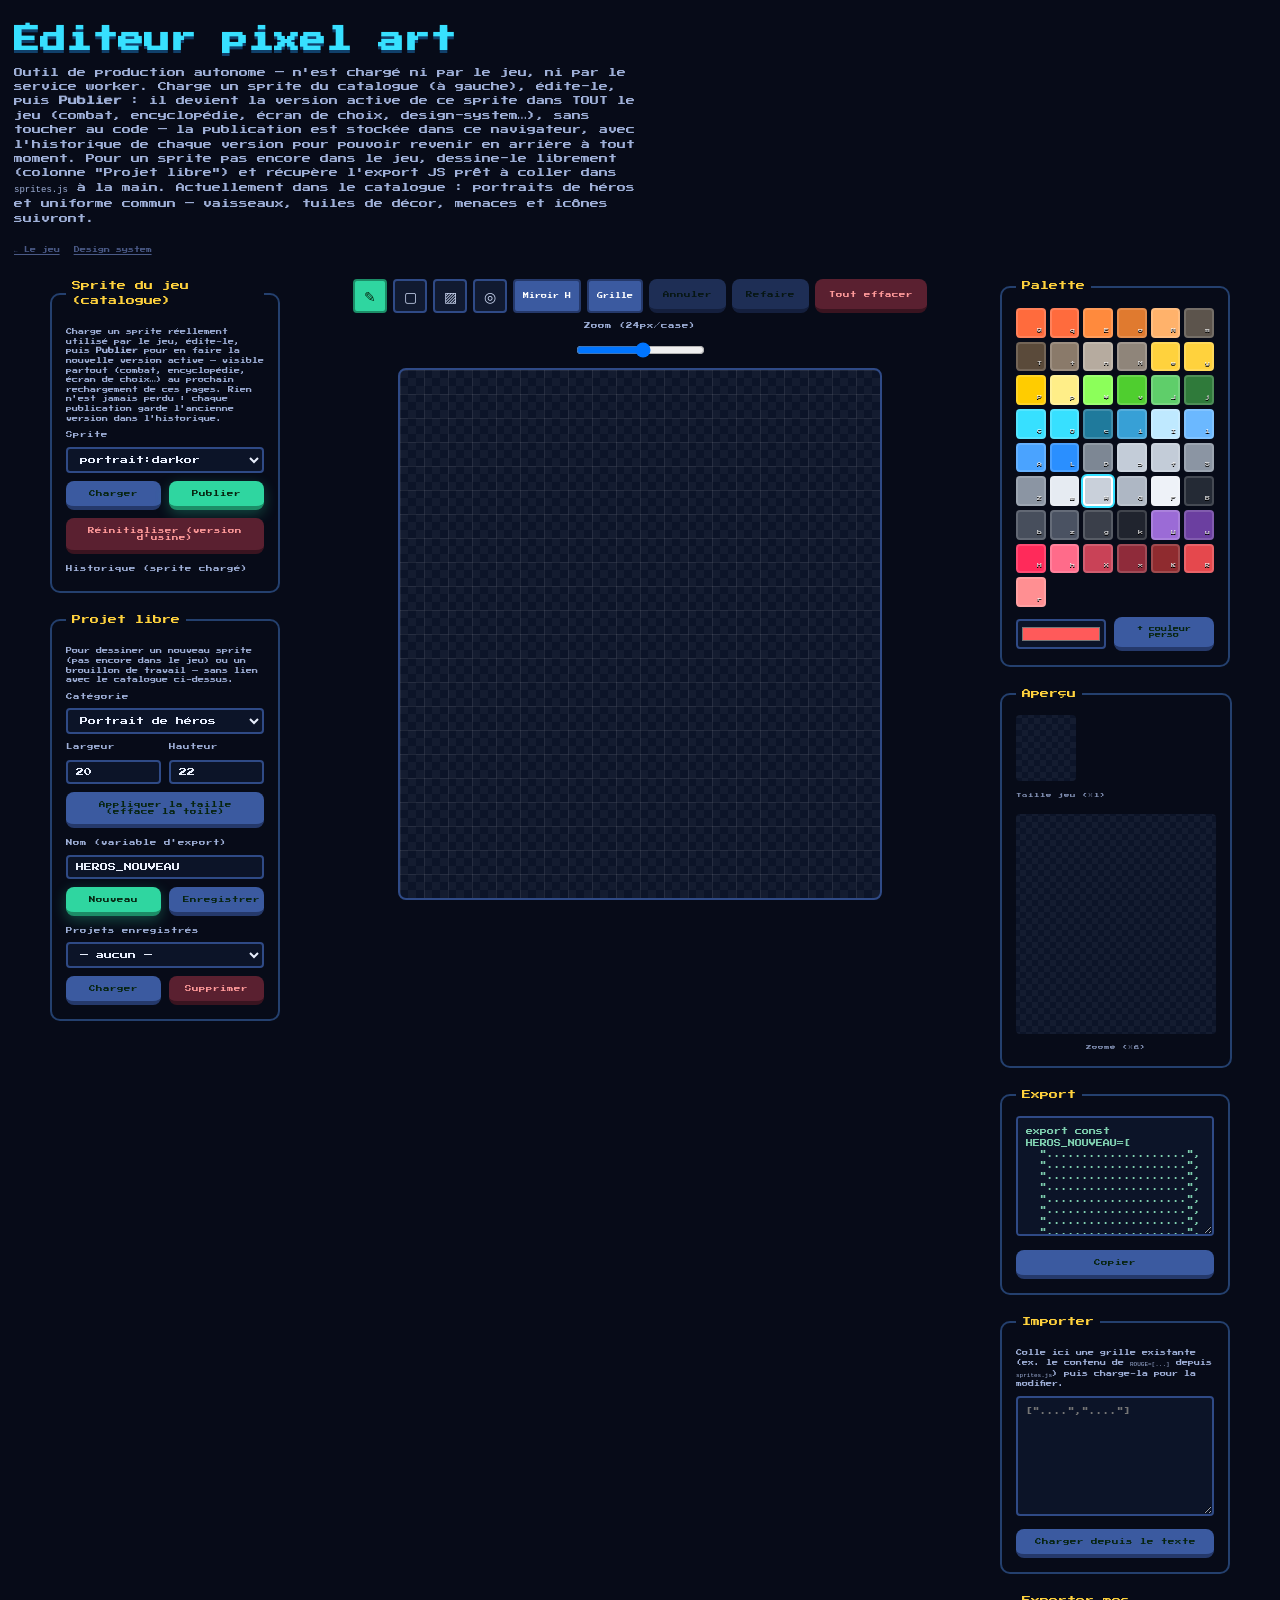
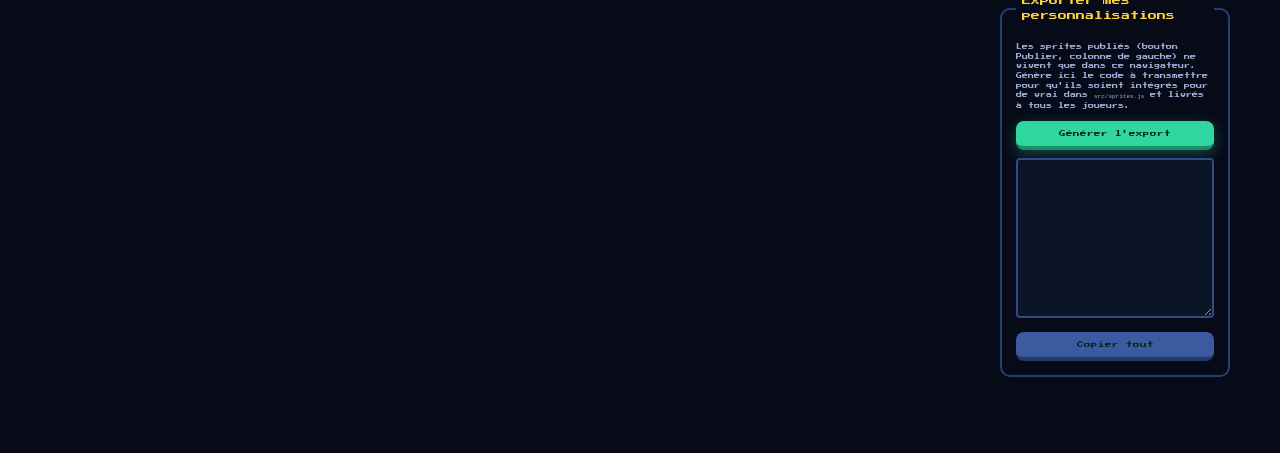
<file: pixel-editor.html>
<!DOCTYPE html>
<html lang="fr">
<head>
<meta charset="UTF-8">
<meta name="viewport" content="width=device-width, initial-scale=1.0">
<title>Croiseur — Éditeur pixel art</title>
<style>
  @font-face{ font-family:'Press Start 2P'; font-style:normal; font-weight:400; font-display:swap;
    src:url('fonts/PressStart2P.woff2') format('woff2'); }
</style>
<!-- Variables CSS partagées : voir theme.css (même fichier que index.html / design-system.html). -->
<link rel="stylesheet" href="theme.css">
<style>
  *{box-sizing:border-box;}
  body{margin:0;background:var(--espace);color:var(--texte);font-family:var(--pixel);line-height:var(--lh-normal);padding:20px 14px 60px;}
  h1{font-size:clamp(16px,4.4vw,26px);color:#37e0ff;text-shadow:0 3px 0 #10406a;margin:0 0 4px;}
  .sous{font-size:var(--fs-petit);color:#9fb0d8;max-width:70ch;margin:0 0 20px;}
  .liens{font-size:6px;color:#4a5a86;margin-bottom:24px;display:flex;gap:14px;}
  .liens a{color:#4a5a86;}

  h2{font-size:var(--fs-souligne);color:#ffd23d;border-bottom:2px solid #24406e;padding-bottom:var(--space-xs);margin:0 0 var(--space-sm);}
  fieldset{border:2px solid #24406e;border-radius:var(--radius-lg);padding:var(--space-md);margin:0 0 var(--space-lg);}
  legend{font-size:var(--fs-petit);color:#ffd23d;padding:0 6px;}
  label{display:block;font-size:6.5px;color:#9fb0d8;margin-bottom:3px;}
  select,input[type=text],input[type=number]{font-family:var(--pixel);font-size:8px;background:#0c1428;color:var(--texte);
    border:2px solid #2f4a86;border-radius:var(--radius-sm);padding:6px 8px;width:100%;}
  input[type=color]{width:100%;height:30px;border:2px solid #2f4a86;border-radius:var(--radius-sm);background:#0c1428;padding:2px;cursor:pointer;}

  button{font-family:var(--pixel);cursor:pointer;}
  button.jouer{font-size:clamp(9px,2.6vmin,12px);color:#07240f;background:#2fd6a0;border:none;border-bottom:4px solid #1c8d67;
    padding:9px 14px;border-radius:var(--radius-md);box-shadow:0 4px 14px rgba(47,214,160,.3);}
  button.jouer:active{transform:translateY(2px);border-bottom-width:2px;}
  button.jouer.secondaire{background:#3b5aa0;border-bottom-color:#25396b;box-shadow:none;}
  button.jouer.danger{background:#5a2030;border-bottom-color:#3a1420;color:#ff9a9a;box-shadow:none;}
  button.jouer:disabled{opacity:.45;cursor:default;}
  .row{display:flex;gap:8px;flex-wrap:wrap;align-items:center;}
  .row > *{flex:1;min-width:90px;}

  .layout{display:grid;grid-template-columns:minmax(0,1fr);gap:var(--space-lg);max-width:1180px;margin:0 auto;}
  @media(min-width:900px){ .layout{grid-template-columns:230px minmax(0,1fr) 230px;align-items:start;} }

  /* ===== Grille d'édition ===== */
  .stage{display:flex;flex-direction:column;align-items:center;gap:var(--space-sm);}
  .canvas-wrap{overflow:auto;max-width:100%;border:2px solid #2f4a86;border-radius:var(--radius-md);background:
    repeating-conic-gradient(#141c30 0% 25%, #0c1428 0% 50%) 50% / 16px 16px;}
  #gridCanvas{display:block;touch-action:none;cursor:crosshair;image-rendering:pixelated;}
  .toolbar{display:flex;gap:6px;flex-wrap:wrap;justify-content:center;}
  .tool-btn{font-size:14px;width:34px;height:34px;background:#111a30;border:2px solid #2f4a86;border-radius:var(--radius-sm);color:#cbd6f0;}
  .tool-btn.actif{background:#2fd6a0;border-color:#1c8d67;color:#07240f;}
  .toggle-btn{font-size:6px;background:#111a30;border:2px solid #2f4a86;border-radius:var(--radius-sm);color:#9fb0d8;padding:6px 8px;}
  .toggle-btn.actif{background:#3b5aa0;border-color:#25396b;color:#fff;}

  /* ===== Palette ===== */
  .palette-grid{display:grid;grid-template-columns:repeat(8,1fr);gap:4px;}
  @media(min-width:900px){ .palette-grid{grid-template-columns:repeat(6,1fr);} }
  .swatch{position:relative;aspect-ratio:1;border-radius:var(--radius-sm);border:2px solid rgba(255,255,255,.15);cursor:pointer;}
  .swatch.actif{border-color:#fff;box-shadow:0 0 0 2px #37e0ff;}
  .swatch.custom::after{content:'+';position:absolute;top:-4px;right:-2px;font-size:7px;color:#ffd23d;}
  .swatch-code{position:absolute;bottom:1px;right:2px;font-size:5px;color:rgba(255,255,255,.7);text-shadow:0 1px 0 #000;}

  /* ===== Aperçus & export ===== */
  .apercus{display:flex;gap:14px;align-items:flex-end;flex-wrap:wrap;}
  .apercu-case canvas{image-rendering:pixelated;border-radius:var(--radius-sm);background:
    repeating-conic-gradient(#141c30 0% 25%, #0c1428 0% 50%) 50% / 12px 12px;}
  .apercu-case .lbl{font-size:5.5px;color:#7f8db0;text-align:center;margin-top:4px;}
  textarea{font-family:var(--pixel);font-size:7px;line-height:var(--lh-normal);background:#0c1428;color:#7fd0b0;
    border:2px solid #2f4a86;border-radius:var(--radius-sm);padding:8px;width:100%;min-height:120px;resize:vertical;}
  .avert{font-size:6px;color:#ffb04d;margin-top:6px;line-height:var(--lh-normal);}
  .ok{font-size:6px;color:#7fd0b0;margin-top:6px;}
</style>
</head>
<body>

<h1>Éditeur pixel art</h1>
<p class="sous">Outil de production autonome — n'est chargé ni par le jeu, ni par le service worker. Charge un sprite du
  catalogue (à gauche), édite-le, puis <strong>Publier</strong> : il devient la version active de ce sprite dans TOUT
  le jeu (combat, encyclopédie, écran de choix, design-system…), sans toucher au code — la publication est stockée
  dans ce navigateur, avec l'historique de chaque version pour pouvoir revenir en arrière à tout moment. Pour un
  sprite pas encore dans le jeu, dessine-le librement (colonne "Projet libre") et récupère l'export JS prêt à coller
  dans <code>sprites.js</code> à la main. Actuellement dans le catalogue : portraits de héros et uniforme commun —
  vaisseaux, tuiles de décor, menaces et icônes suivront.</p>
<p class="liens"><a href="index.html">← Le jeu</a><a href="design-system.html" target="_blank" rel="noopener">Design system</a></p>

<div class="layout">

  <!-- ===== Colonne gauche : projet + toile ===== -->
  <div>
    <fieldset>
      <legend>Sprite du jeu (catalogue)</legend>
      <p class="avert" style="display:block;color:#9fb0d8;">Charge un sprite réellement utilisé par le jeu, édite-le, puis
        <strong>Publier</strong> pour en faire la nouvelle version active — visible partout (combat, encyclopédie, écran
        de choix…) au prochain rechargement de ces pages. Rien n'est jamais perdu : chaque publication garde l'ancienne
        version dans l'historique.</p>
      <label for="selSpriteJeu">Sprite</label>
      <select id="selSpriteJeu"></select>
      <p class="avert" id="spriteJeuStatut" style="display:none;"></p>
      <div class="row" style="margin-top:8px;">
        <button class="jouer secondaire" id="btnChargerSpriteJeu" style="font-size:6.5px;">Charger</button>
        <button class="jouer" id="btnPublierSpriteJeu" style="font-size:6.5px;">Publier</button>
      </div>
      <button class="jouer danger" id="btnReinitialiserSpriteJeu" style="width:100%;margin-top:8px;font-size:6.5px;">Réinitialiser (version d'usine)</button>
      <label style="margin-top:10px;">Historique (sprite chargé)</label>
      <div id="historiqueListe" style="display:flex;flex-direction:column;gap:6px;max-height:240px;overflow-y:auto;"></div>
    </fieldset>

    <fieldset>
      <legend>Projet libre</legend>
      <p class="avert" style="display:block;color:#9fb0d8;">Pour dessiner un nouveau sprite (pas encore dans le jeu) ou
        un brouillon de travail — sans lien avec le catalogue ci-dessus.</p>
      <label for="selCategorie">Catégorie</label>
      <select id="selCategorie">
        <option value="portrait">Portrait de héros</option>
        <option value="vaisseau">Sprite de vaisseau</option>
        <option value="icone">Icône</option>
        <option value="autre">Autre</option>
      </select>
      <div class="row" style="margin-top:8px;">
        <div><label for="inLargeur">Largeur</label><input id="inLargeur" type="number" min="2" max="64" value="20"></div>
        <div><label for="inHauteur">Hauteur</label><input id="inHauteur" type="number" min="2" max="64" value="22"></div>
      </div>
      <button class="jouer secondaire" id="btnAppliquerTaille" style="width:100%;margin-top:8px;font-size:6.5px;">Appliquer la taille (efface la toile)</button>
      <label for="inNom" style="margin-top:10px;">Nom (variable d'export)</label>
      <input id="inNom" type="text" value="HEROS_NOUVEAU">
      <div class="row" style="margin-top:8px;">
        <button class="jouer" id="btnNouveau" style="font-size:6.5px;">Nouveau</button>
        <button class="jouer secondaire" id="btnEnregistrer" style="font-size:6.5px;">Enregistrer</button>
      </div>
      <label for="selProjets" style="margin-top:10px;">Projets enregistrés</label>
      <select id="selProjets"><option value="">— aucun —</option></select>
      <div class="row" style="margin-top:8px;">
        <button class="jouer secondaire" id="btnCharger" style="font-size:6.5px;">Charger</button>
        <button class="jouer danger" id="btnSupprimer" style="font-size:6.5px;">Supprimer</button>
      </div>
    </fieldset>
  </div>

  <!-- ===== Colonne centrale : toile ===== -->
  <div class="stage">
    <div class="toolbar">
      <button class="tool-btn actif" data-outil="crayon" title="Crayon">✎</button>
      <button class="tool-btn" data-outil="gomme" title="Gomme">▢</button>
      <button class="tool-btn" data-outil="pot" title="Pot de peinture (remplissage)">▨</button>
      <button class="tool-btn" data-outil="pipette" title="Pipette">◎</button>
      <button class="toggle-btn actif" id="btnMiroir">Miroir H</button>
      <button class="toggle-btn actif" id="btnGrille">Grille</button>
      <button class="jouer secondaire" id="btnAnnuler" style="font-size:6.5px;">Annuler</button>
      <button class="jouer secondaire" id="btnRefaire" style="font-size:6.5px;">Refaire</button>
      <button class="jouer danger" id="btnEffacer" style="font-size:6.5px;">Tout effacer</button>
    </div>
    <div class="row" style="max-width:260px;">
      <label for="inZoom" style="margin:0;">Zoom (<span id="lblZoom">24</span>px/case)</label>
    </div>
    <input id="inZoom" type="range" min="6" max="40" value="24" style="max-width:260px;">
    <div class="canvas-wrap"><canvas id="gridCanvas"></canvas></div>
  </div>

  <!-- ===== Colonne droite : palette + aperçu + export ===== -->
  <div>
    <fieldset>
      <legend>Palette</legend>
      <div class="palette-grid" id="paletteGrid"></div>
      <div class="row" style="margin-top:10px;">
        <input id="inCustomColor" type="color" value="#ff5a5a">
        <button class="jouer secondaire" id="btnAjoutCouleur" style="font-size:6px;">+ couleur perso</button>
      </div>
      <p class="avert" id="avertCustom" style="display:none;">Couleur(s) perso non présentes dans <code>PAL</code> (src/sprites.js) :
        à y ajouter à la main pour que l'export s'affiche correctement en jeu.</p>
    </fieldset>

    <fieldset>
      <legend>Aperçu</legend>
      <div class="apercus">
        <div class="apercu-case"><canvas id="apercuJeu"></canvas><div class="lbl">Taille jeu (×1)</div></div>
        <div class="apercu-case"><canvas id="apercuZoom"></canvas><div class="lbl">Zoomé (×6)</div></div>
      </div>
    </fieldset>

    <fieldset>
      <legend>Export</legend>
      <textarea id="taExport" readonly></textarea>
      <button class="jouer secondaire" id="btnCopier" style="width:100%;margin-top:8px;font-size:6.5px;">Copier</button>
      <p class="ok" id="okCopie" style="display:none;">Copié !</p>
    </fieldset>

    <fieldset>
      <legend>Importer</legend>
      <p class="avert" style="display:block;color:#9fb0d8;">Colle ici une grille existante (ex. le contenu de
        <code>ROUGE=[...]</code> depuis <code>sprites.js</code>) puis charge-la pour la modifier.</p>
      <textarea id="taImport" placeholder='["....","...."]'></textarea>
      <button class="jouer secondaire" id="btnImporter" style="width:100%;margin-top:8px;font-size:6.5px;">Charger depuis le texte</button>
      <p class="avert" id="avertImport" style="display:none;color:#ff9a9a;"></p>
    </fieldset>

    <fieldset>
      <legend>Exporter mes personnalisations</legend>
      <p class="avert" style="display:block;color:#9fb0d8;">Les sprites publiés (bouton Publier, colonne de gauche) ne
        vivent que dans ce navigateur. Génère ici le code à transmettre pour qu'ils soient intégrés pour de vrai
        dans <code>src/sprites.js</code> et livrés à tous les joueurs.</p>
      <button class="jouer" id="btnGenererExportGlobal" style="width:100%;font-size:6.5px;">Générer l'export</button>
      <textarea id="taExportGlobal" readonly style="margin-top:8px;min-height:160px;"></textarea>
      <button class="jouer secondaire" id="btnCopierExportGlobal" style="width:100%;margin-top:8px;font-size:6.5px;">Copier tout</button>
      <p class="ok" id="okCopieGlobal" style="display:none;">Copié !</p>
    </fieldset>
  </div>

</div>

<script type="module">
import { PAL, cuire, REGISTRE_SPRITES, NOM_CONSTANTE_SPRITE, grilleEffective, publierSprite, reinitialiserSprite, historiqueDe } from './src/sprites.js';

/* =====================================================================
   MODÈLE — grille = tableau de chaînes (mêmes conventions que sprites.js) :
   chaque caractère = un code palette ('.' = transparent). `cells` est la
   source de vérité ; tout le reste (canvas, export, aperçu) en dérive.
   ===================================================================== */
const PRESETS = {
  portrait: {w:20,h:22,nom:'HEROS_NOUVEAU'},
  vaisseau: {w:11,h:9, nom:'JOUEUR_NOUVEAU'},
  icone:    {w:7, h:7, nom:'ICO_NOUVEAU'},
  autre:    {w:16,h:16,nom:'SPRITE_NOUVEAU'},
};
const STORAGE_KEY='dc_pixel_editor_projects';
const CUSTOM_KEY='dc_pixel_editor_custom_pal';

let largeur=20, hauteur=22;
let cells=grilleVide(largeur,hauteur);
let outil='crayon';
let couleurActive=Object.keys(PAL).find(k=>PAL[k])||'W';
// miroir horizontal actif par défaut : la plupart des sprites du jeu (visages, vaisseaux,
// icônes...) sont symétriques — décochable au besoin pour les rares cas qui ne le sont pas.
let miroir=true, grilleVisible=true, cellPx=24;
let customPal=chargerCustomPal();
let undoStack=[], redoStack=[];
let peinture=false;
// id du sprite du catalogue actuellement chargé (ex. 'portrait:darkor'), ou null si la toile
// contient un dessin libre sans lien avec le jeu — le bouton Publier n'agit que sur un id chargé.
let spriteJeuActif=null;

function grilleVide(w,h){ return Array.from({length:h},()=>'.'.repeat(w)); }
function chargerCustomPal(){ try{ return JSON.parse(localStorage.getItem(CUSTOM_KEY))||{}; }catch(e){ return {}; } }
function sauverCustomPal(){ try{ localStorage.setItem(CUSTOM_KEY,JSON.stringify(customPal)); }catch(e){} }
function paletteComplete(){ return {...PAL,...customPal}; }

/* =====================================================================
   PALETTE UI
   ===================================================================== */
const paletteGrid=document.getElementById('paletteGrid');
const avertCustom=document.getElementById('avertCustom');
/* teinte/saturation/luminosité d'une couleur hex — sert à classer la palette par teinte plutôt
   que par ordre d'insertion dans PAL (arbitraire et difficile à parcourir visuellement). */
function hexVersHSL(hex){
  const r=parseInt(hex.slice(1,3),16)/255, g=parseInt(hex.slice(3,5),16)/255, b=parseInt(hex.slice(5,7),16)/255;
  const max=Math.max(r,g,b), min=Math.min(r,g,b), l=(max+min)/2; let h=0,s=0;
  if(max!==min){ const d=max-min; s=l>0.5?d/(2-max-min):d/(max+min);
    if(max===r) h=((g-b)/d+(g<b?6:0)); else if(max===g) h=(b-r)/d+2; else h=(r-g)/d+4; h*=60; }
  return {h,s,l};
}
/* ordre : couleurs par teinte croissante (puis du plus sombre au plus clair à teinte égale),
   les gris/neutres (faible saturation) regroupés à part, à la fin. */
function comparerCouleurs(hexA,hexB){
  const a=hexVersHSL(hexA), b=hexVersHSL(hexB);
  const grisA=a.s<0.08, grisB=b.s<0.08;
  if(grisA!==grisB) return grisA?1:-1;
  if(grisA&&grisB) return a.l-b.l;
  return (a.h-b.h)||(a.l-b.l);
}
function dessinerPalette(){
  paletteGrid.innerHTML='';
  const pal=paletteComplete();
  const codes=Object.keys(pal).filter(c=>pal[c]).sort((a,b)=>comparerCouleurs(pal[a],pal[b]));
  for(const code of codes){
    const sw=document.createElement('div');
    sw.className='swatch'+(code===couleurActive?' actif':'')+(customPal[code]?' custom':'');
    sw.style.background=pal[code];
    sw.title=code+' — '+pal[code];
    sw.innerHTML='<span class="swatch-code">'+code+'</span>';
    sw.onclick=()=>{ couleurActive=code; outil='crayon'; majOutils(); dessinerPalette(); };
    paletteGrid.appendChild(sw);
  }
  avertCustom.style.display=Object.keys(customPal).length?'block':'none';
}
document.getElementById('btnAjoutCouleur').onclick=()=>{
  const hex=document.getElementById('inCustomColor').value;
  const used=new Set(Object.keys(paletteComplete()));
  const charset='0123456789ABCDEFGHIJKLMNOPQRSTUVWXYZabcdefghijklmnopqrstuvwxyz'.split('');
  const libre=charset.find(c=>!used.has(c));
  if(!libre){ alert('Palette pleine — plus de code disponible.'); return; }
  customPal[libre]=hex; sauverCustomPal(); couleurActive=libre; dessinerPalette(); majTout();
};

/* =====================================================================
   TOILE — rendu + interactions
   ===================================================================== */
const canvas=document.getElementById('gridCanvas');
const ctx=canvas.getContext('2d');

function redimensionnerCanvas(){ canvas.width=largeur*cellPx; canvas.height=hauteur*cellPx; dessinerToile(); }
function dessinerToile(){
  const pal=paletteComplete();
  ctx.clearRect(0,0,canvas.width,canvas.height);
  for(let y=0;y<hauteur;y++){
    const ligne=cells[y];
    for(let x=0;x<largeur;x++){
      const col=pal[ligne[x]];
      if(col){ ctx.fillStyle=col; ctx.fillRect(x*cellPx,y*cellPx,cellPx,cellPx); }
    }
  }
  if(grilleVisible){
    ctx.strokeStyle='rgba(255,255,255,.08)'; ctx.lineWidth=1;
    for(let x=0;x<=largeur;x++){ ctx.beginPath(); ctx.moveTo(x*cellPx+.5,0); ctx.lineTo(x*cellPx+.5,hauteur*cellPx); ctx.stroke(); }
    for(let y=0;y<=hauteur;y++){ ctx.beginPath(); ctx.moveTo(0,y*cellPx+.5); ctx.lineTo(largeur*cellPx,y*cellPx+.5); ctx.stroke(); }
  }
}

function setCell(x,y,code){
  if(x<0||y<0||x>=largeur||y>=hauteur) return;
  const ligne=cells[y];
  if(ligne[x]===code) return false;
  cells[y]=ligne.slice(0,x)+code+ligne.slice(x+1);
  if(miroir){ const mx=largeur-1-x; const l2=cells[y]; if(l2[mx]!==code) cells[y]=l2.slice(0,mx)+code+l2.slice(mx+1); }
  return true;
}

function remplir(x0,y0,codeCible,codeNouveau){
  if(codeCible===codeNouveau) return;
  const pile=[[x0,y0]];
  while(pile.length){
    const [x,y]=pile.pop();
    if(x<0||y<0||x>=largeur||y>=hauteur) continue;
    if(cells[y][x]!==codeCible) continue;
    setCellSansMiroir(x,y,codeNouveau);
    pile.push([x+1,y],[x-1,y],[x,y+1],[x,y-1]);
  }
}
function setCellSansMiroir(x,y,code){ const ligne=cells[y]; cells[y]=ligne.slice(0,x)+code+ligne.slice(x+1); }

function caseDepuisEvent(ev){
  const r=canvas.getBoundingClientRect();
  const scaleX=canvas.width/r.width, scaleY=canvas.height/r.height;
  const px=((ev.touches?ev.touches[0].clientX:ev.clientX)-r.left)*scaleX;
  const py=((ev.touches?ev.touches[0].clientY:ev.clientY)-r.top)*scaleY;
  return {x:Math.floor(px/cellPx), y:Math.floor(py/cellPx)};
}

function appliquerOutil(x,y,estDebutTrait){
  if(x<0||y<0||x>=largeur||y>=hauteur) return;
  if(outil==='pipette'){ const c=cells[y][x]; if(c!=='.'&&paletteComplete()[c]){ couleurActive=c; dessinerPalette(); } outil='crayon'; majOutils(); return; }
  if(estDebutTrait) pousserUndo();
  if(outil==='pot'){ remplir(x,y,cells[y][x],couleurActive); }
  else if(outil==='gomme'){ setCell(x,y,'.'); }
  else { setCell(x,y,couleurActive); }
  dessinerToile(); majApercus(); majExport();
}

canvas.addEventListener('mousedown',ev=>{ peinture=true; const c=caseDepuisEvent(ev); appliquerOutil(c.x,c.y,true); });
canvas.addEventListener('mousemove',ev=>{ if(!peinture||outil==='pipette') return; const c=caseDepuisEvent(ev); appliquerOutil(c.x,c.y,false); });
window.addEventListener('mouseup',()=>peinture=false);
canvas.addEventListener('touchstart',ev=>{ ev.preventDefault(); peinture=true; const c=caseDepuisEvent(ev); appliquerOutil(c.x,c.y,true); },{passive:false});
canvas.addEventListener('touchmove',ev=>{ ev.preventDefault(); if(!peinture||outil==='pipette') return; const c=caseDepuisEvent(ev); appliquerOutil(c.x,c.y,false); },{passive:false});
canvas.addEventListener('touchend',()=>peinture=false);

/* =====================================================================
   OUTILS / TOGGLES
   ===================================================================== */
document.querySelectorAll('.tool-btn').forEach(btn=>{
  btn.onclick=()=>{ outil=btn.dataset.outil; majOutils(); };
});
function majOutils(){ document.querySelectorAll('.tool-btn').forEach(b=>b.classList.toggle('actif',b.dataset.outil===outil)); }

document.getElementById('btnMiroir').onclick=(ev)=>{ miroir=!miroir; ev.target.classList.toggle('actif',miroir); };
document.getElementById('btnGrille').onclick=(ev)=>{ grilleVisible=!grilleVisible; ev.target.classList.toggle('actif',grilleVisible); dessinerToile(); };

const inZoom=document.getElementById('inZoom'), lblZoom=document.getElementById('lblZoom');
inZoom.oninput=()=>{ cellPx=+inZoom.value; lblZoom.textContent=cellPx; redimensionnerCanvas(); };

/* =====================================================================
   UNDO / REDO — snapshot du tableau cells (chaînes = immuables, copie peu coûteuse)
   ===================================================================== */
function pousserUndo(){ undoStack.push(cells.slice()); if(undoStack.length>60) undoStack.shift(); redoStack=[]; majBoutonsUndo(); }
function majBoutonsUndo(){ document.getElementById('btnAnnuler').disabled=!undoStack.length; document.getElementById('btnRefaire').disabled=!redoStack.length; }
document.getElementById('btnAnnuler').onclick=()=>{ if(!undoStack.length) return; redoStack.push(cells.slice()); cells=undoStack.pop(); dessinerToile(); majApercus(); majExport(); majBoutonsUndo(); };
document.getElementById('btnRefaire').onclick=()=>{ if(!redoStack.length) return; undoStack.push(cells.slice()); cells=redoStack.pop(); dessinerToile(); majApercus(); majExport(); majBoutonsUndo(); };
document.getElementById('btnEffacer').onclick=()=>{ if(!confirm('Effacer toute la toile ?')) return; pousserUndo(); cells=grilleVide(largeur,hauteur); dessinerToile(); majApercus(); majExport(); };

/* =====================================================================
   CATÉGORIE / TAILLE
   ===================================================================== */
const selCategorie=document.getElementById('selCategorie'), inLargeur=document.getElementById('inLargeur'),
  inHauteur=document.getElementById('inHauteur'), inNom=document.getElementById('inNom');
selCategorie.onchange=()=>{ const p=PRESETS[selCategorie.value]; inLargeur.value=p.w; inHauteur.value=p.h; if(!inNom.value||Object.values(PRESETS).some(pp=>pp.nom===inNom.value)) inNom.value=p.nom; };
document.getElementById('btnAppliquerTaille').onclick=()=>{
  const w=Math.max(2,Math.min(64,+inLargeur.value||16)), h=Math.max(2,Math.min(64,+inHauteur.value||16));
  if(cells.some(l=>l.replace(/\./g,'').length) && !confirm('Changer la taille efface la toile actuelle. Continuer ?')) return;
  largeur=w; hauteur=h; cells=grilleVide(largeur,hauteur); undoStack=[]; redoStack=[]; majBoutonsUndo();
  redimensionnerCanvas(); majApercus(); majExport();
};

/* =====================================================================
   APERÇU (rendu via `cuire()`, la même fonction que le jeu utilise —
   garantit une fidélité pixel-perfect avec le rendu en jeu réel)
   ===================================================================== */
function majApercus(){
  const pal=paletteComplete();
  const off1=cuireAvecPalette(cells,3,pal), off2=cuireAvecPalette(cells,10,pal);
  const c1=document.getElementById('apercuJeu'), c2=document.getElementById('apercuZoom');
  c1.width=off1.width; c1.height=off1.height; c1.getContext('2d').drawImage(off1,0,0);
  c2.width=off2.width; c2.height=off2.height; c2.getContext('2d').drawImage(off2,0,0);
}
/* variante de sprites.js:cuire() acceptant une palette fusionnée (PAL + couleurs perso) */
function cuireAvecPalette(grille,echelle,pal){
  const w=grille[0].length,h=grille.length,off=document.createElement('canvas'); off.width=w*echelle; off.height=h*echelle;
  const c=off.getContext('2d');
  for(let y=0;y<h;y++) for(let x=0;x<w;x++){ const col=pal[grille[y][x]]; if(!col) continue; c.fillStyle=col; c.fillRect(x*echelle,y*echelle,echelle,echelle); }
  return off;
}

/* =====================================================================
   EXPORT / IMPORT
   ===================================================================== */
const taExport=document.getElementById('taExport');
function majExport(){
  const nom=(inNom.value||'SPRITE').trim().replace(/[^A-Za-z0-9_]/g,'_');
  const lignes=cells.map(l=>JSON.stringify(l));
  taExport.value='export const '+nom+'=[\n  '+lignes.join(',\n  ')+'\n];';
}
inNom.addEventListener('input',majExport);
document.getElementById('btnCopier').onclick=async()=>{
  try{ await navigator.clipboard.writeText(taExport.value); const ok=document.getElementById('okCopie'); ok.style.display='block'; setTimeout(()=>ok.style.display='none',1500); }
  catch(e){ taExport.select(); document.execCommand('copy'); }
};

const avertImport=document.getElementById('avertImport');
document.getElementById('btnImporter').onclick=()=>{
  const txt=document.getElementById('taImport').value;
  const m=txt.match(/\[[\s\S]*\]/);
  avertImport.style.display='none';
  if(!m){ avertImport.textContent='Aucun tableau ["....", "...."] trouvé dans le texte collé.'; avertImport.style.display='block'; return; }
  let arr;
  try{ arr=JSON.parse(m[0].replace(/'/g,'"')); }catch(e){ avertImport.textContent='Impossible de lire le tableau (format inattendu).'; avertImport.style.display='block'; return; }
  if(!Array.isArray(arr)||!arr.length||typeof arr[0]!=='string'){ avertImport.textContent='Le tableau doit contenir des chaînes (une par ligne).'; avertImport.style.display='block'; return; }
  const w=Math.max(...arr.map(l=>l.length));
  pousserUndo();
  largeur=w; hauteur=arr.length;
  cells=arr.map(l=>l.padEnd(w,'.'));
  inLargeur.value=largeur; inHauteur.value=hauteur;
  spriteJeuActif=null; majStatutSpriteJeu(); rafraichirHistorique();
  redimensionnerCanvas(); majApercus(); majExport();
};

/* =====================================================================
   CATALOGUE DU JEU — charger/publier/réinitialiser un sprite réellement
   utilisé par le jeu (voir REGISTRE_SPRITES/grilleEffective dans sprites.js).
   Publier écrit dans localStorage (dc_sprite_overrides) : ça ne modifie
   jamais src/sprites.js lui-même, mais toute page du jeu qui se recharge
   ensuite lira la version publiée à la place du défaut d'usine.
   ===================================================================== */
const selSpriteJeu=document.getElementById('selSpriteJeu'), statutSpriteJeu=document.getElementById('spriteJeuStatut'), historiqueListe=document.getElementById('historiqueListe');
(function remplirSelectSpriteJeu(){
  const groupes={};
  for(const id in REGISTRE_SPRITES){ const cat=id.split(':')[0]; (groupes[cat]=groupes[cat]||[]).push(id); }
  for(const cat in groupes){
    const og=document.createElement('optgroup'); og.label=cat;
    for(const id of groupes[cat]){ const opt=document.createElement('option'); opt.value=id; opt.textContent=id; og.appendChild(opt); }
    selSpriteJeu.appendChild(og);
  }
})();
function overrideActif(id){ try{ return !!(JSON.parse(localStorage.getItem('dc_sprite_overrides')||'{}')[id]); }catch(e){ return false; } }
function majStatutSpriteJeu(){
  if(!spriteJeuActif){ statutSpriteJeu.style.display='none'; return; }
  const perso=overrideActif(spriteJeuActif);
  statutSpriteJeu.style.display='block'; statutSpriteJeu.style.color=perso?'#7fd0b0':'#9fb0d8';
  statutSpriteJeu.textContent=perso?'Version personnalisée active pour "'+spriteJeuActif+'".':'Version d\'usine (jamais modifiée) pour "'+spriteJeuActif+'".';
}
function chargerGrilleDansToile(grille){
  const w=Math.max(...grille.map(l=>l.length));
  largeur=w; hauteur=grille.length; cells=grille.map(l=>l.padEnd(w,'.'));
  inLargeur.value=largeur; inHauteur.value=hauteur;
  undoStack=[]; redoStack=[]; majBoutonsUndo();
  redimensionnerCanvas(); majApercus(); majExport();
}
function rafraichirHistorique(){
  historiqueListe.innerHTML='';
  if(!spriteJeuActif) return;
  const hist=historiqueDe(spriteJeuActif).slice().reverse();
  if(!hist.length){ historiqueListe.innerHTML='<p class="avert" style="display:block;">Aucune version antérieure enregistrée pour ce sprite.</p>'; return; }
  for(const entree of hist){
    const row=document.createElement('div'); row.style.cssText='display:flex;align-items:center;gap:8px;';
    const off=cuireAvecPalette(entree.grille,3,paletteComplete());
    const cv=document.createElement('canvas'); cv.width=off.width; cv.height=off.height;
    cv.style.cssText='image-rendering:pixelated;background:#0c1428;border-radius:4px;flex-shrink:0;';
    cv.getContext('2d').drawImage(off,0,0);
    const lbl=document.createElement('div'); lbl.style.cssText='font-size:6px;color:#9fb0d8;flex:1;';
    lbl.textContent=new Date(entree.at).toLocaleString();
    const btn=document.createElement('button'); btn.className='jouer secondaire'; btn.style.fontSize='6px'; btn.textContent='Restaurer';
    btn.onclick=()=>{
      if(!confirm('Republier cette version comme version active de "'+spriteJeuActif+'" ?')) return;
      publierSprite(spriteJeuActif,entree.grille);
      chargerGrilleDansToile(entree.grille);
      majStatutSpriteJeu(); rafraichirHistorique();
    };
    row.appendChild(cv); row.appendChild(lbl); row.appendChild(btn);
    historiqueListe.appendChild(row);
  }
}
document.getElementById('btnChargerSpriteJeu').onclick=()=>{
  const id=selSpriteJeu.value; if(!id) return;
  if(cells.some(l=>l.replace(/\./g,'').length) && !confirm('Charger ce sprite efface la toile actuelle (non enregistrée). Continuer ?')) return;
  const grille=grilleEffective(id); if(!grille) return;
  spriteJeuActif=id; inNom.value=id.replace(/[^A-Za-z0-9]/g,'_').toUpperCase();
  chargerGrilleDansToile(grille);
  majStatutSpriteJeu(); rafraichirHistorique();
};
document.getElementById('btnPublierSpriteJeu').onclick=()=>{
  if(!spriteJeuActif){ alert('Charge d\'abord un sprite du catalogue à gauche.'); return; }
  if(!confirm('Publier cette version comme nouveau sprite actif de "'+spriteJeuActif+'" ?\n\nElle deviendra visible partout dans le jeu (combat, encyclopédie, écran de choix…) au prochain rechargement de ces pages. L\'ancienne version part dans l\'historique, rien n\'est perdu.')) return;
  publierSprite(spriteJeuActif,cells.slice());
  majStatutSpriteJeu(); rafraichirHistorique();
};
document.getElementById('btnReinitialiserSpriteJeu').onclick=()=>{
  if(!spriteJeuActif) return;
  if(!confirm('Revenir à la version d\'usine de "'+spriteJeuActif+'" ? (ta version personnalisée part dans l\'historique, pas perdue)')) return;
  reinitialiserSprite(spriteJeuActif);
  chargerGrilleDansToile(grilleEffective(spriteJeuActif));
  majStatutSpriteJeu(); rafraichirHistorique();
};

/* Génère, pour chaque sprite publié dans CE navigateur, le bloc "export const NOM=[...]" prêt
   à remplacer la constante correspondante dans src/sprites.js — c'est le pont entre "publié
   localement" et "livré pour de vrai à tous les joueurs" (voir ROADMAP.md). */
const taExportGlobal=document.getElementById('taExportGlobal');
document.getElementById('btnGenererExportGlobal').onclick=()=>{
  let overrides={}; try{ overrides=JSON.parse(localStorage.getItem('dc_sprite_overrides'))||{}; }catch(e){}
  const ids=Object.keys(overrides);
  if(!ids.length){ taExportGlobal.value='(Aucun sprite publié pour l\'instant dans ce navigateur — charge un sprite du catalogue, édite-le, puis Publier.)'; return; }
  const blocs=ids.map(id=>{
    const nom=NOM_CONSTANTE_SPRITE[id]||id.replace(/[^A-Za-z0-9]/g,'_').toUpperCase();
    const lignes=overrides[id].map(l=>JSON.stringify(l));
    return '// '+id+' — à remplacer dans src/sprites.js\nexport const '+nom+'=[\n  '+lignes.join(',\n  ')+'\n];';
  });
  taExportGlobal.value=blocs.join('\n\n');
};
document.getElementById('btnCopierExportGlobal').onclick=async()=>{
  if(!taExportGlobal.value) return;
  try{ await navigator.clipboard.writeText(taExportGlobal.value); const ok=document.getElementById('okCopieGlobal'); ok.style.display='block'; setTimeout(()=>ok.style.display='none',1500); }
  catch(e){ taExportGlobal.select(); document.execCommand('copy'); }
};

/* =====================================================================
   PROJETS (localStorage)
   ===================================================================== */
const selProjets=document.getElementById('selProjets');
function chargerProjets(){ try{ return JSON.parse(localStorage.getItem(STORAGE_KEY))||[]; }catch(e){ return []; } }
function sauverProjets(liste){ try{ localStorage.setItem(STORAGE_KEY,JSON.stringify(liste)); }catch(e){} }
function rafraichirListeProjets(){
  const liste=chargerProjets();
  selProjets.innerHTML='<option value="">— aucun —</option>'+liste.map((p,i)=>'<option value="'+i+'">'+p.nom+' ('+p.categorie+', '+p.largeur+'×'+p.hauteur+')</option>').join('');
}
document.getElementById('btnNouveau').onclick=()=>{
  if(cells.some(l=>l.replace(/\./g,'').length) && !confirm('Repartir d’une toile vide ? Le projet non enregistré sera perdu.')) return;
  const p=PRESETS[selCategorie.value]; largeur=p.w; hauteur=p.h; inLargeur.value=p.w; inHauteur.value=p.h;
  cells=grilleVide(largeur,hauteur); undoStack=[]; redoStack=[]; majBoutonsUndo();
  spriteJeuActif=null; majStatutSpriteJeu(); rafraichirHistorique();
  redimensionnerCanvas(); majApercus(); majExport();
};
document.getElementById('btnEnregistrer').onclick=()=>{
  const liste=chargerProjets();
  const nom=(inNom.value||'SPRITE').trim();
  const projet={nom,categorie:selCategorie.value,largeur,hauteur,cells:cells.slice(),customPal:{...customPal}};
  const idxExistant=liste.findIndex(p=>p.nom===nom);
  if(idxExistant>=0) liste[idxExistant]=projet; else liste.push(projet);
  sauverProjets(liste); rafraichirListeProjets();
  selProjets.value=String(idxExistant>=0?idxExistant:liste.length-1);
};
document.getElementById('btnCharger').onclick=()=>{
  const i=selProjets.value; if(i==='') return;
  const p=chargerProjets()[+i]; if(!p) return;
  largeur=p.largeur; hauteur=p.hauteur; cells=p.cells.slice(); inLargeur.value=largeur; inHauteur.value=hauteur;
  inNom.value=p.nom; selCategorie.value=p.categorie; customPal={...customPal,...(p.customPal||{})}; sauverCustomPal();
  undoStack=[]; redoStack=[]; majBoutonsUndo();
  spriteJeuActif=null; majStatutSpriteJeu(); rafraichirHistorique();
  dessinerPalette(); redimensionnerCanvas(); majApercus(); majExport();
};
document.getElementById('btnSupprimer').onclick=()=>{
  const i=selProjets.value; if(i==='') return;
  const liste=chargerProjets(); if(!confirm('Supprimer « '+liste[+i].nom+' » ?')) return;
  liste.splice(+i,1); sauverProjets(liste); rafraichirListeProjets();
};

/* =====================================================================
   INIT
   ===================================================================== */
function majTout(){ dessinerToile(); majApercus(); majExport(); }
selCategorie.value='portrait';
dessinerPalette();
rafraichirListeProjets();
majBoutonsUndo();
redimensionnerCanvas();
majApercus();
majExport();
</script>
</body>
</html>
</file>
<file: theme.css>
/* =====================================================================
   VARIABLES CSS PARTAGÉES — design system du jeu (couleurs de base,
   police, échelle typographique). Chargé par index.html ET
   design-system.html : toute variable ajoutée ou modifiée ici est
   immédiatement répercutée dans les deux, plus besoin de dupliquer
   à la main (voir CLAUDE.md).
   ===================================================================== */
:root{
  --espace:#070b18;
  --texte:#e8eefc;
  --pixel:"Press Start 2P", ui-monospace, "Courier New", monospace;

  /* ===== Système typographique (échelle cohérente, une seule police pixel partout) =====
     --fs-display : le plus gros — écrans de conclusion (défaite, fin de combat/mission)
     --fs-titre    : titres d'écran principaux (accueil) et titres de modales
     --fs-souligne : sous-titres / texte d'accompagnement sous un titre
     --fs-corps    : texte de carte (nom de choix), libellés de blocs
     --fs-petit    : texte tertiaire (description de carte, hint, tooltip, journal) */
  --fs-display: clamp(24px,8.6vmin,46px);
  --fs-titre:   clamp(13px,4vmin,24px);
  --fs-modale:  clamp(11px,3.4vmin,17px);
  --fs-souligne:clamp(8px,2.2vmin,12px);
  --fs-corps:   clamp(8px,2.2vmin,11px);
  --fs-petit:   clamp(7px,1.9vmin,9px);

  /* ===== Échelle d'espacement (marges, gap, padding) — mêmes crans partout, jamais
     une valeur ad hoc inventée pour un cas particulier. */
  --space-xs: 4px;
  --space-sm: 8px;
  --space-md: 14px;
  --space-lg: 20px;
  --space-xl: 32px;

  /* ===== Échelle de radius — mêmes crans pour tout ce qui est arrondi, du plus petit
     badge au plus grand encart. Les barres/boutons du HUD (dessinés sur le canvas de
     jeu, pas en CSS) suivent la même échelle : voir RADIUS dans render.js. */
  --radius-sm: 4px;   /* badges, miniatures */
  --radius-md: 8px;   /* boutons, icônes rondes, bandeaux (tutoBar, tooltip) */
  --radius-lg: 10px;  /* cartes de choix, encarts (achieve, résultat) */
  --radius-xl: 14px;  /* le plus grand encart (bannière de début d'étape) */

  /* ===== Interlignage — 3 crans, jamais une valeur ad hoc (1.4/1.5/1.6/1.7/1.8/1.85/1.9
     dispersées sans raison, avec pas mal de texte multi-ligne sans aucun line-height,
     laissé au défaut du navigateur — trop serré pour une police pixel). */
  --lh-tight: 1.4;   /* libellés compacts sur une ligne ou deux (nom/desc de petite carte) */
  --lh-normal: 1.6;  /* texte courant : hints, tooltips, journal, la plupart des paragraphes */
  --lh-loose: 1.9;   /* paragraphes denses à bien aérer (règles du jeu, menu pause) */

  /* ===== Contour de texte ("stroke") — un seul endroit pour ce motif de 4 ombres empilées,
     réutilisé partout où un texte coloré doit rester lisible par-dessus un fond de jeu chargé
     (étoiles, explosions, HUD) plutôt que de compter sur le seul contraste de couleur.
     Utilisation : text-shadow: var(--stroke), <ombre portée existante s'il y en a une>; */
  --stroke: -1px -1px 0 #05070f, 1px -1px 0 #05070f, -1px 1px 0 #05070f, 1px 1px 0 #05070f;
}
</file>
